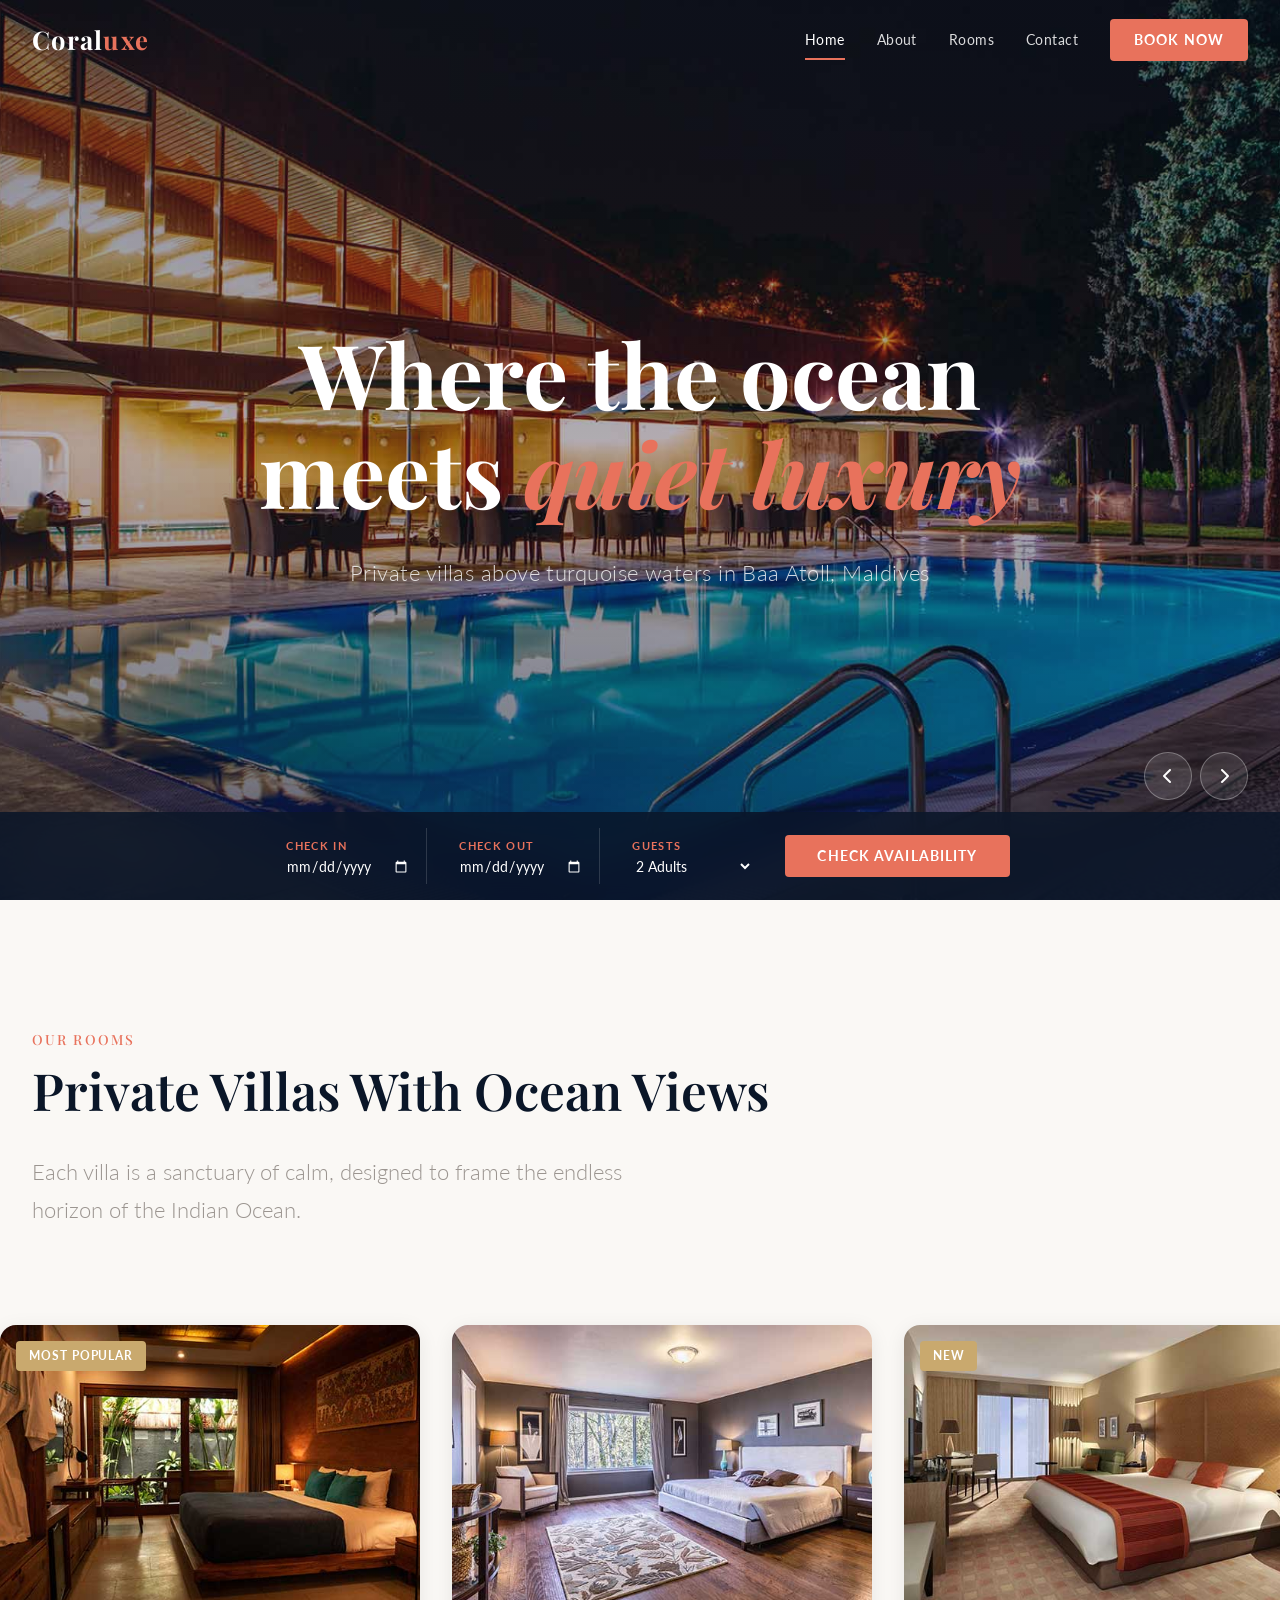
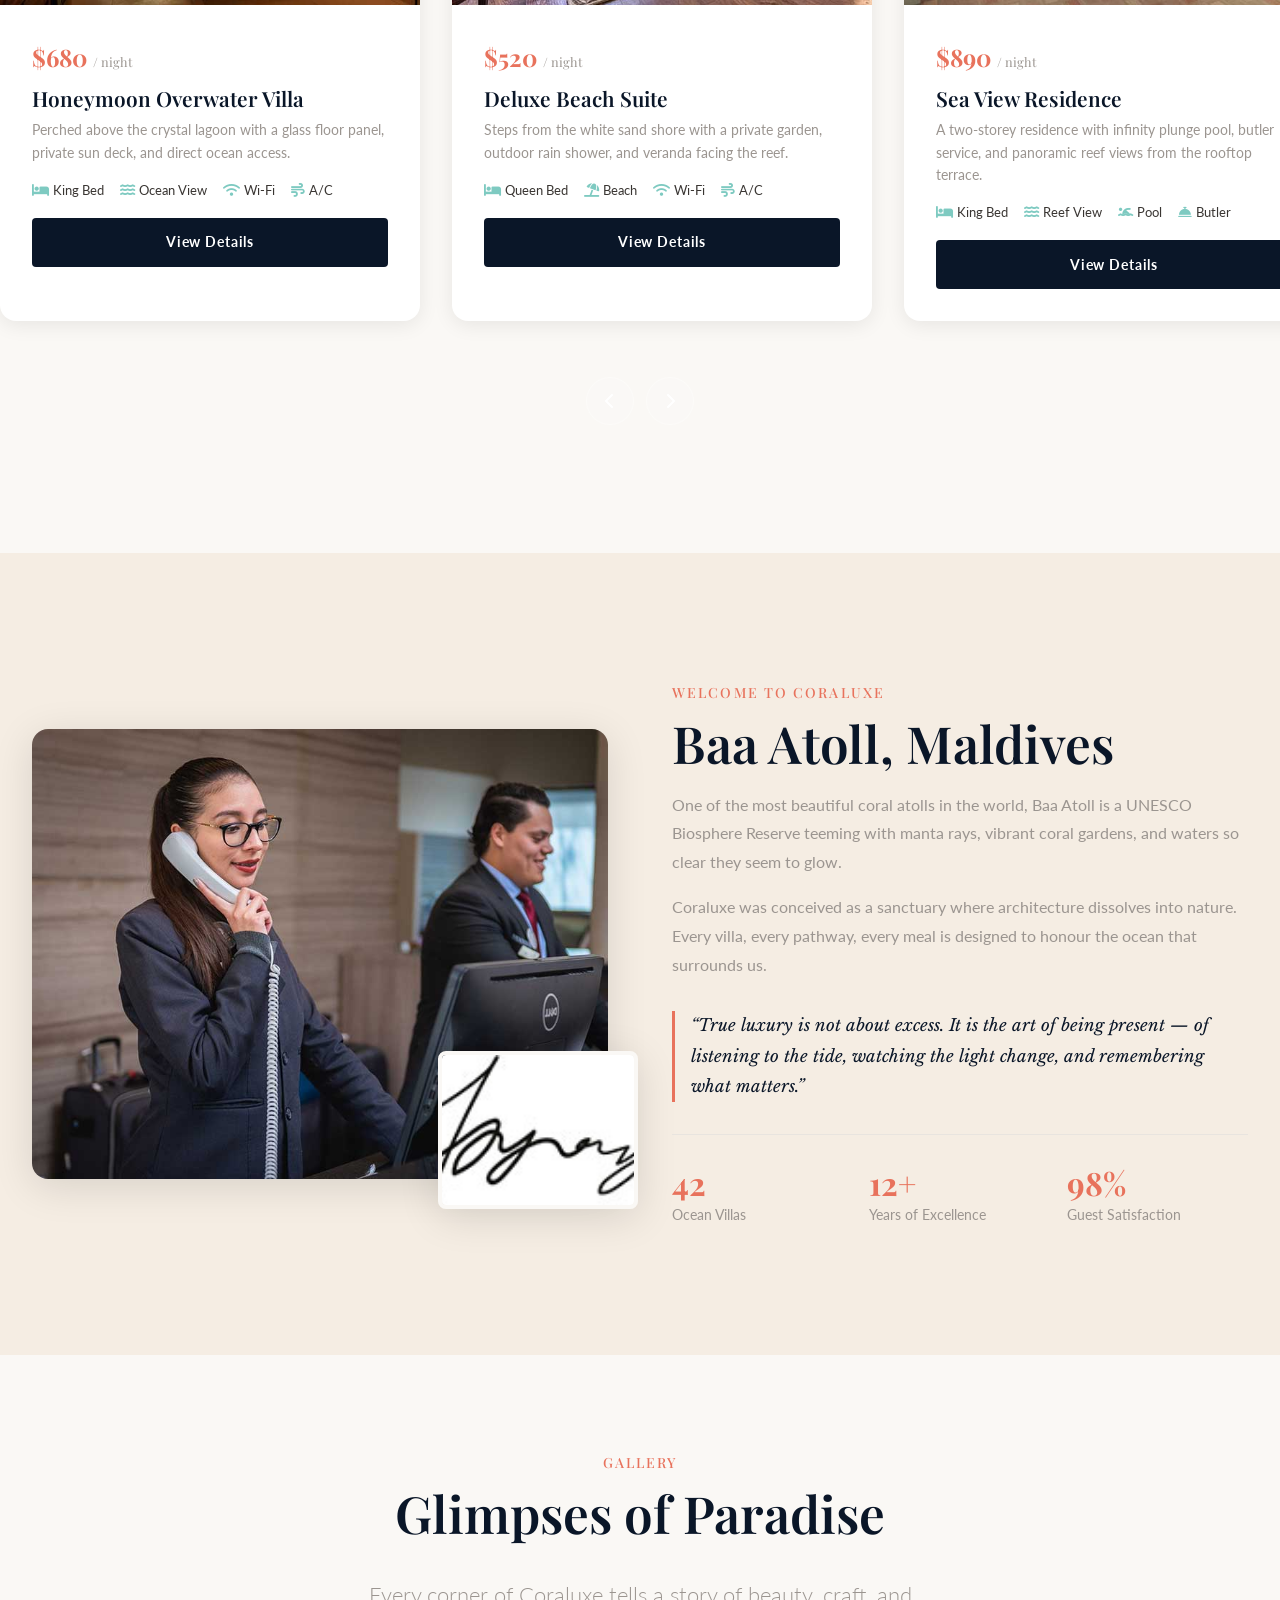
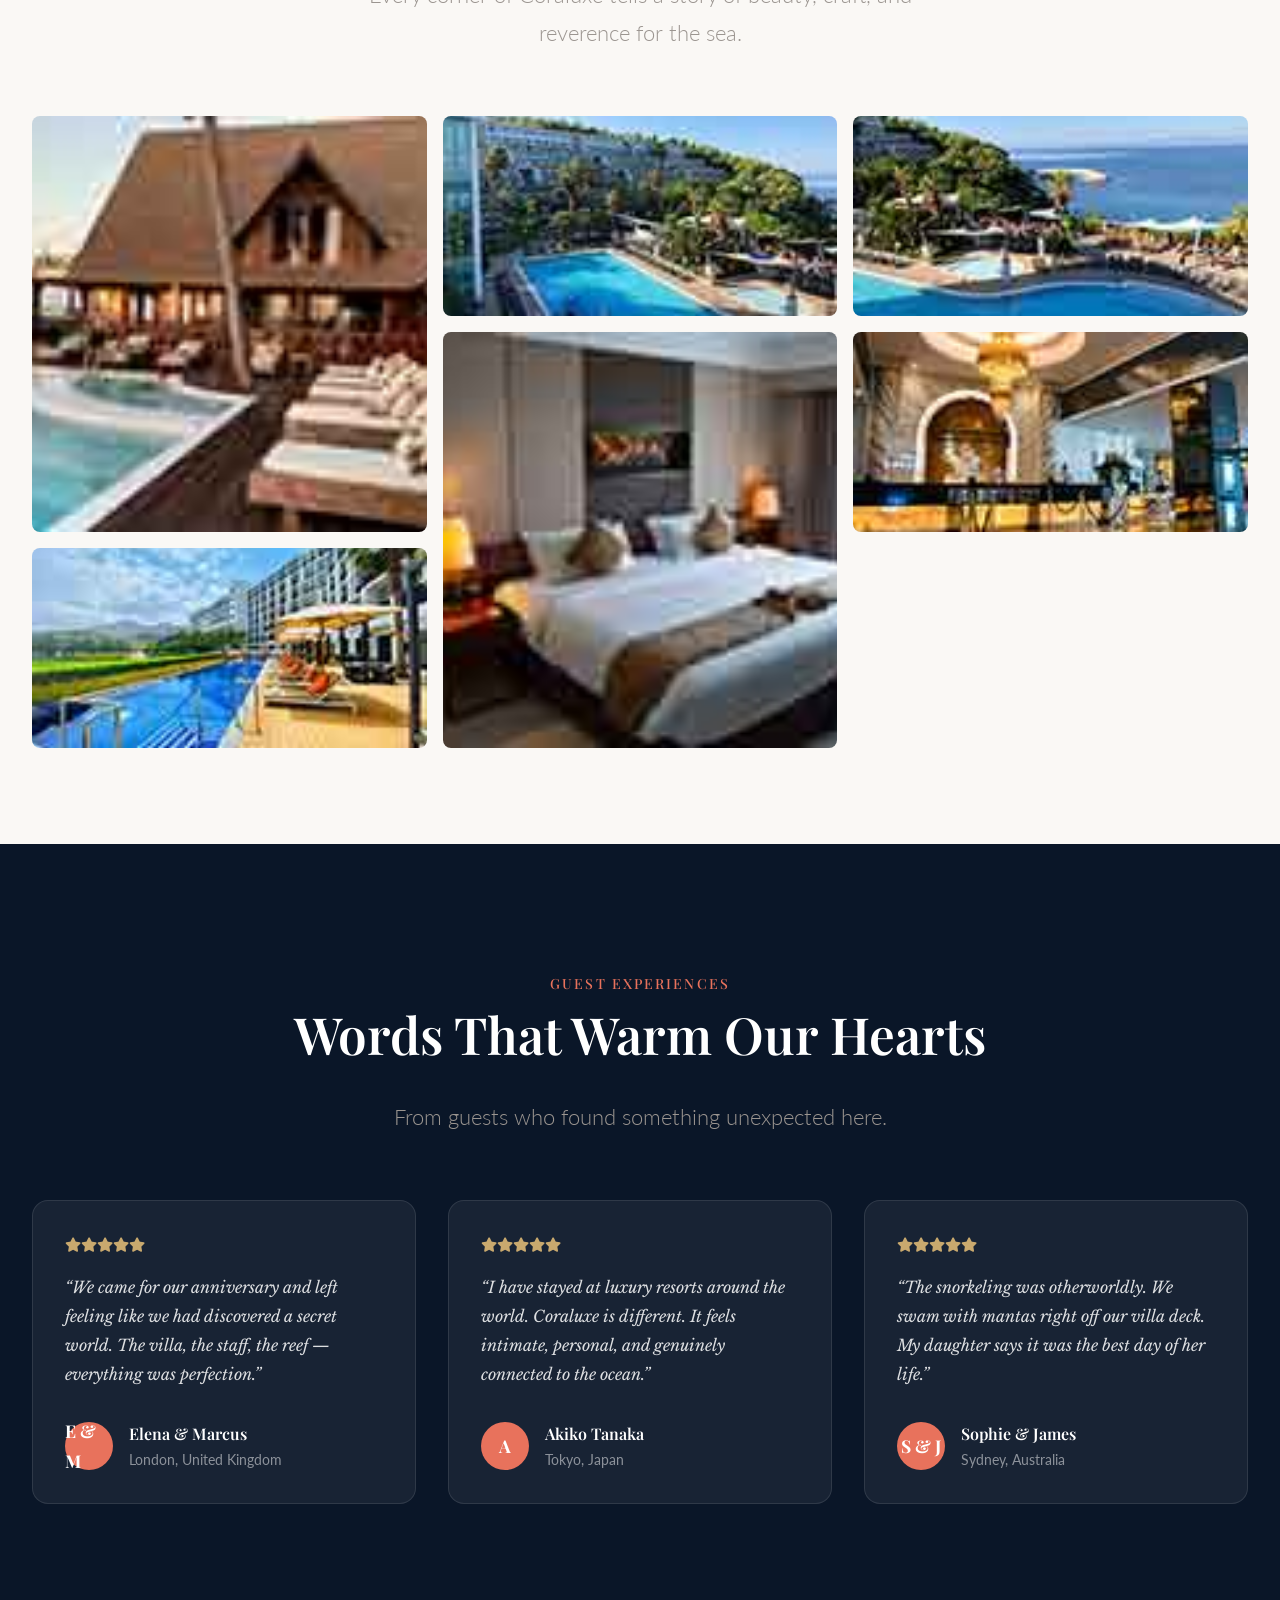
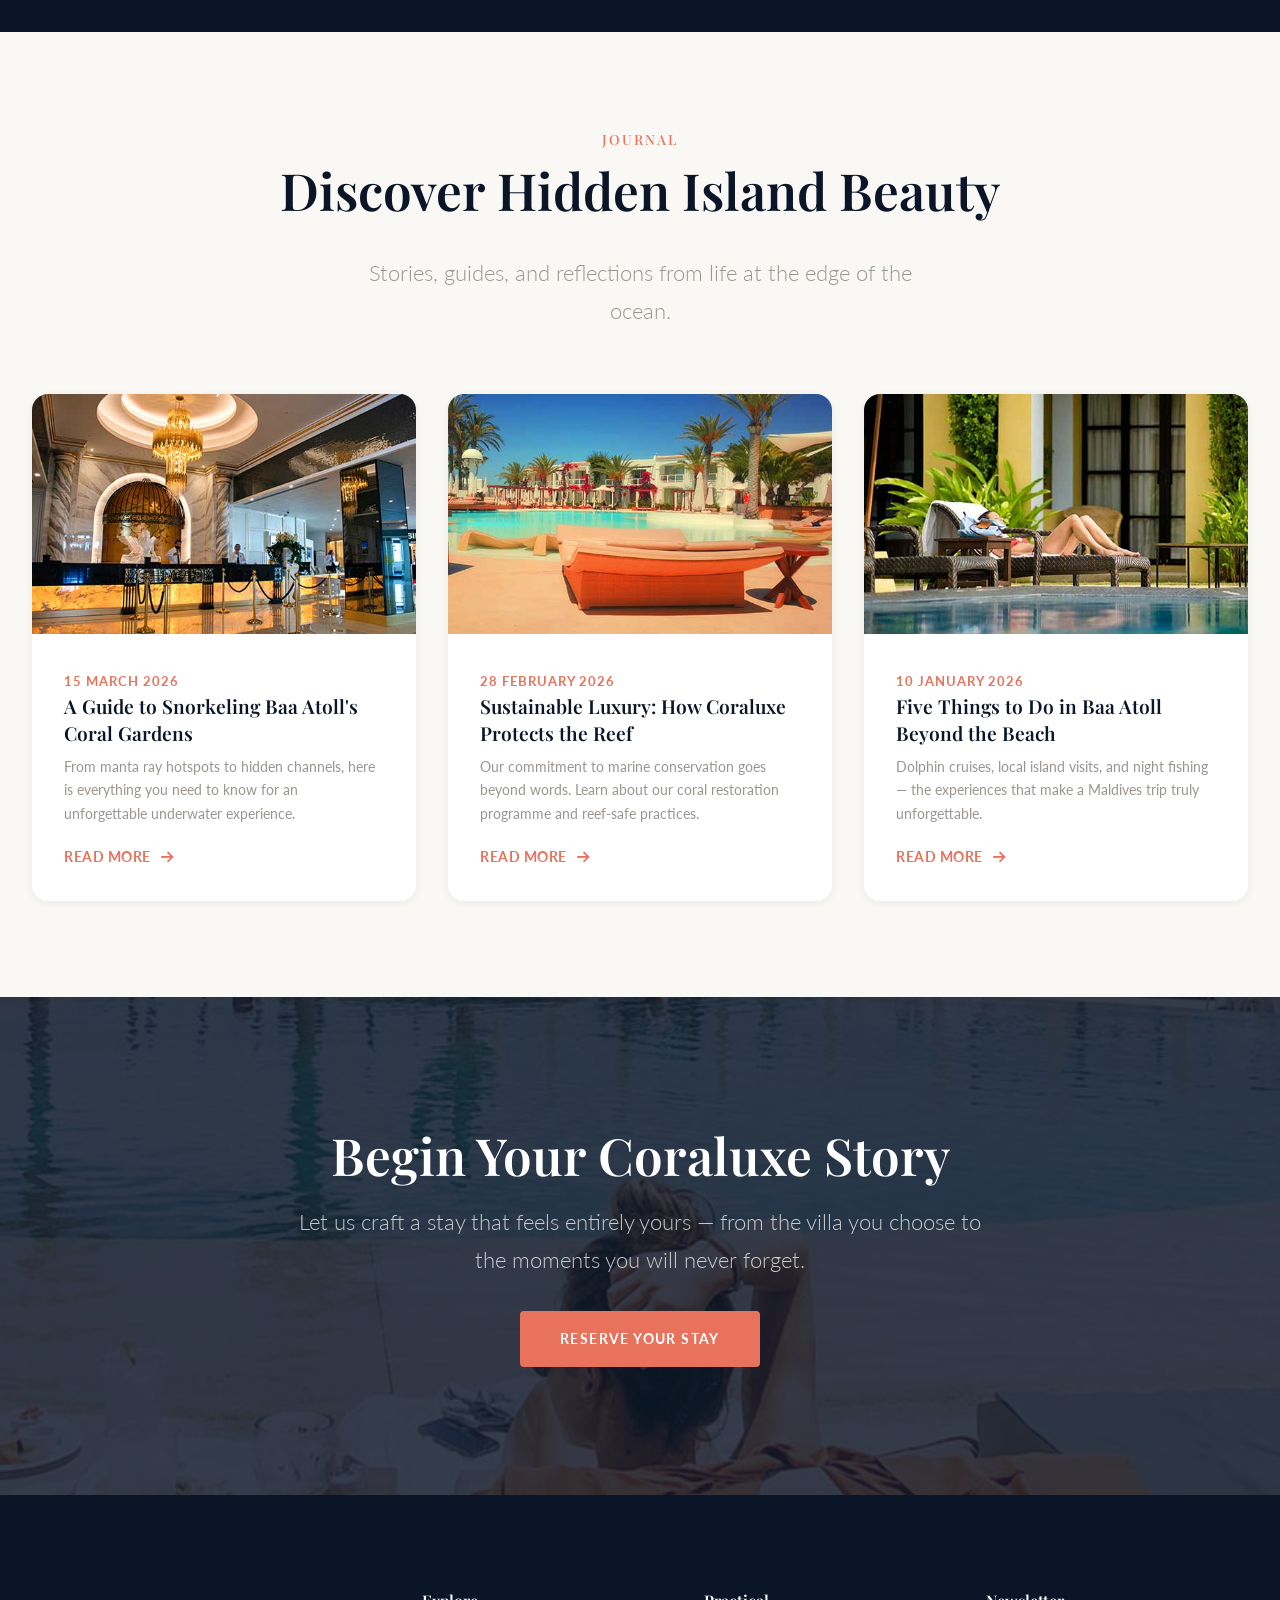
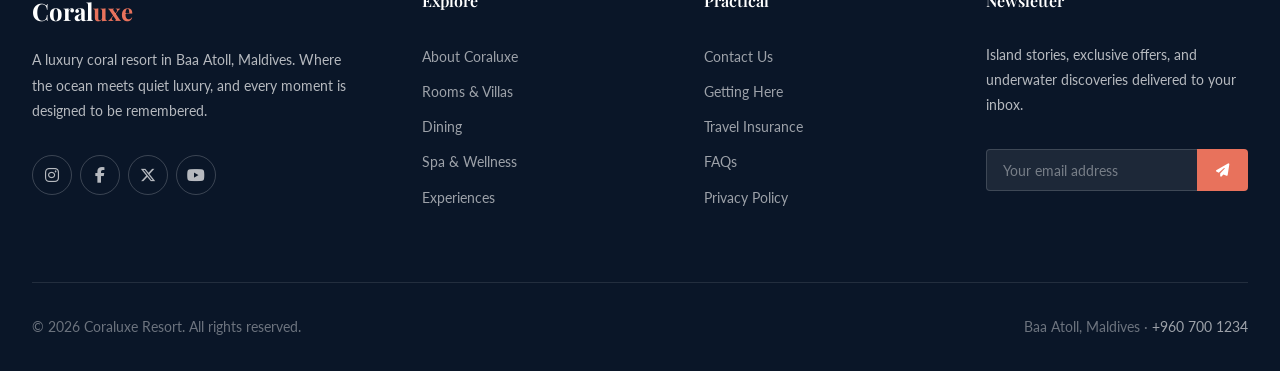
<file: index.html>
<!DOCTYPE html>
<html lang="en">
<head>
  <meta charset="UTF-8">
  <meta name="viewport" content="width=device-width, initial-scale=1.0">
  <title>Coraluxe — Where the Ocean Meets Quiet Luxury</title>
  <meta name="description" content="Coraluxe Resort — a luxury coral resort in Baa Atoll, Maldives. Private villas above turquoise waters, coral reefs, and quiet luxury.">
  <link rel="icon" href="data:image/svg+xml,<svg xmlns='http://www.w3.org/2000/svg' viewBox='0 0 100 100'><text y='.9em' font-size='90'>🪸</text></svg>">
  <link rel="stylesheet" href="https://cdnjs.cloudflare.com/ajax/libs/font-awesome/6.5.1/css/all.min.css">
  <link rel="stylesheet" href="assets/css/base.css">
</head>
<body>

  <!-- ===== NAVIGATION ===== -->
  <nav class="nav nav--transparent" role="navigation" aria-label="Main navigation">
    <div class="nav__inner">
      <a href="index.html" class="nav__logo">Coral<span>uxe</span></a>
      <button class="nav__toggle" aria-label="Toggle menu">
        <span></span><span></span><span></span>
      </button>
      <div class="nav__links">
        <a href="index.html" class="nav__link nav__link--active">Home</a>
        <a href="about.html" class="nav__link">About</a>
        <a href="rooms.html" class="nav__link">Rooms</a>
        <a href="contact.html" class="nav__link">Contact</a>
        <a href="contact.html" class="nav__cta">Book Now</a>
      </div>
    </div>
  </nav>

  <!-- ===== HERO ===== -->
  <section class="hero" aria-label="Hero">
    <div class="hero__slides">
      <div class="hero__slide active">
        <img src="assets/img/carousel-1.jpg" alt="Overwater villas at sunset">
      </div>
      <div class="hero__slide">
        <img src="assets/img/carousel-2.jpg" alt="Turquoise lagoon view">
      </div>
    </div>
    <div class="hero__overlay"></div>
    <div class="hero__content">
      <h1 class="hero__title">Where the ocean meets <em>quiet luxury</em></h1>
      <p class="hero__subtitle">Private villas above turquoise waters in Baa Atoll, Maldives</p>
    </div>
    <div class="hero__controls">
      <button class="hero__control hero__control--prev" aria-label="Previous slide"><i class="fa-solid fa-chevron-left"></i></button>
      <button class="hero__control hero__control--next" aria-label="Next slide"><i class="fa-solid fa-chevron-right"></i></button>
    </div>
    <div class="hero__booking">
      <div class="hero__booking-inner">
        <div class="booking-field">
          <span class="booking-field__label">Check In</span>
          <input type="date" aria-label="Check in date">
        </div>
        <div class="booking-field">
          <span class="booking-field__label">Check Out</span>
          <input type="date" aria-label="Check out date">
        </div>
        <div class="booking-field">
          <span class="booking-field__label">Guests</span>
          <select aria-label="Number of guests">
            <option>2 Adults</option>
            <option>1 Adult</option>
            <option>3 Adults</option>
            <option>2 Adults, 1 Child</option>
          </select>
        </div>
        <button class="booking-btn" type="button">Check Availability</button>
      </div>
    </div>
  </section>

  <!-- ===== ROOMS SHOWCASE ===== -->
  <section class="section section--lg" aria-label="Our Rooms">
    <div class="container">
      <div class="section-header fade-up">
        <span class="section-label">Our Rooms</span>
        <h2 class="section-title">Private Villas With Ocean Views</h2>
        <p class="section-subtitle">Each villa is a sanctuary of calm, designed to frame the endless horizon of the Indian Ocean.</p>
      </div>
    </div>
    <div class="rooms-scroll">
      <div class="rooms-scroll__track" style="cursor: grab;">
        <!-- Room 1 -->
        <article class="room-card fade-up fade-up-delay-1">
          <div class="room-card__img">
            <img src="assets/img/room-1.jpg" alt="Honeymoon Villa overwater">
            <span class="room-card__badge">Most Popular</span>
          </div>
          <div class="room-card__body">
            <span class="room-card__price">$680 <small>/ night</small></span>
            <h3 class="room-card__name">Honeymoon Overwater Villa</h3>
            <p class="room-card__desc">Perched above the crystal lagoon with a glass floor panel, private sun deck, and direct ocean access.</p>
            <div class="room-card__amenities">
              <span class="room-card__amenity"><i class="fa-solid fa-bed"></i> King Bed</span>
              <span class="room-card__amenity"><i class="fa-solid fa-water"></i> Ocean View</span>
              <span class="room-card__amenity"><i class="fa-solid fa-wifi"></i> Wi-Fi</span>
              <span class="room-card__amenity"><i class="fa-solid fa-wind"></i> A/C</span>
            </div>
            <a href="rooms.html" class="room-card__cta">View Details</a>
          </div>
        </article>
        <!-- Room 2 -->
        <article class="room-card fade-up fade-up-delay-2">
          <div class="room-card__img">
            <img src="assets/img/room-2.jpg" alt="Deluxe Beach Suite">
          </div>
          <div class="room-card__body">
            <span class="room-card__price">$520 <small>/ night</small></span>
            <h3 class="room-card__name">Deluxe Beach Suite</h3>
            <p class="room-card__desc">Steps from the white sand shore with a private garden, outdoor rain shower, and veranda facing the reef.</p>
            <div class="room-card__amenities">
              <span class="room-card__amenity"><i class="fa-solid fa-bed"></i> Queen Bed</span>
              <span class="room-card__amenity"><i class="fa-solid fa-umbrella-beach"></i> Beach</span>
              <span class="room-card__amenity"><i class="fa-solid fa-wifi"></i> Wi-Fi</span>
              <span class="room-card__amenity"><i class="fa-solid fa-wind"></i> A/C</span>
            </div>
            <a href="rooms.html" class="room-card__cta">View Details</a>
          </div>
        </article>
        <!-- Room 3 -->
        <article class="room-card fade-up fade-up-delay-3">
          <div class="room-card__img">
            <img src="assets/img/room-3.jpg" alt="Sea View Residence">
            <span class="room-card__badge">New</span>
          </div>
          <div class="room-card__body">
            <span class="room-card__price">$890 <small>/ night</small></span>
            <h3 class="room-card__name">Sea View Residence</h3>
            <p class="room-card__desc">A two-storey residence with infinity plunge pool, butler service, and panoramic reef views from the rooftop terrace.</p>
            <div class="room-card__amenities">
              <span class="room-card__amenity"><i class="fa-solid fa-bed"></i> King Bed</span>
              <span class="room-card__amenity"><i class="fa-solid fa-water"></i> Reef View</span>
              <span class="room-card__amenity"><i class="fa-solid fa-person-swimming"></i> Pool</span>
              <span class="room-card__amenity"><i class="fa-solid fa-concierge-bell"></i> Butler</span>
            </div>
            <a href="rooms.html" class="room-card__cta">View Details</a>
          </div>
        </article>
      </div>
      <div class="container" style="display:flex;justify-content:center;gap:0.75rem;margin-top:1.5rem;">
        <button class="hero__control rooms-scroll__prev" aria-label="Scroll rooms left"><i class="fa-solid fa-chevron-left"></i></button>
        <button class="hero__control rooms-scroll__next" aria-label="Scroll rooms right"><i class="fa-solid fa-chevron-right"></i></button>
      </div>
    </div>
  </section>

  <!-- ===== ABOUT SPLIT ===== -->
  <section class="section bg-sand" aria-label="About Coraluxe">
    <div class="container">
      <div class="about-split">
        <div class="about-split__images fade-up">
          <div class="about-split__main">
            <img src="assets/img/about.jpg" alt="Resort overwater villas aerial view">
          </div>
          <div class="about-split__accent">
            <img src="assets/img/signature.jpg" alt="Resort manager signature">
          </div>
        </div>
        <div class="about-split__content fade-up fade-up-delay-2">
          <span class="section-label">Welcome to Coraluxe</span>
          <h2>Baa Atoll, Maldives</h2>
          <p>One of the most beautiful coral atolls in the world, Baa Atoll is a UNESCO Biosphere Reserve teeming with manta rays, vibrant coral gardens, and waters so clear they seem to glow.</p>
          <p>Coraluxe was conceived as a sanctuary where architecture dissolves into nature. Every villa, every pathway, every meal is designed to honour the ocean that surrounds us.</p>
          <blockquote>
            &ldquo;True luxury is not about excess. It is the art of being present &mdash; of listening to the tide, watching the light change, and remembering what matters.&rdquo;
          </blockquote>
          <div class="about-stats">
            <div>
              <div class="about-stat__number">42</div>
              <div class="about-stat__label">Ocean Villas</div>
            </div>
            <div>
              <div class="about-stat__number">12+</div>
              <div class="about-stat__label">Years of Excellence</div>
            </div>
            <div>
              <div class="about-stat__number">98%</div>
              <div class="about-stat__label">Guest Satisfaction</div>
            </div>
          </div>
        </div>
      </div>
    </div>
  </section>

  <!-- ===== GALLERY ===== -->
  <section class="section" aria-label="Gallery">
    <div class="container">
      <div class="section-header section-header--center fade-up">
        <span class="section-label">Gallery</span>
        <h2 class="section-title">Glimpses of Paradise</h2>
        <p class="section-subtitle">Every corner of Coraluxe tells a story of beauty, craft, and reverence for the sea.</p>
      </div>
      <div class="gallery-grid fade-up">
        <div class="gallery-grid__item">
          <img src="assets/img/gallery-sm-1.jpg" alt="Overwater villa at golden hour">
          <span>Golden Hour</span>
        </div>
        <div class="gallery-grid__item">
          <img src="assets/img/gallery-sm-2.jpg" alt="Coral reef snorkeling">
          <span>Coral Reef</span>
        </div>
        <div class="gallery-grid__item">
          <img src="assets/img/gallery-sm-3.jpg" alt="Infinity pool sunset">
          <span>Infinity Pool</span>
        </div>
        <div class="gallery-grid__item">
          <img src="assets/img/gallery-sm-4.jpg" alt="Beach dining setup">
          <span>Beach Dining</span>
        </div>
        <div class="gallery-grid__item">
          <img src="assets/img/gallery-sm-5.jpg" alt="Spa treatment room">
          <span>Serenity Spa</span>
        </div>
        <div class="gallery-grid__item">
          <img src="assets/img/gallery-sm-6.jpg" alt="Night sky from the jetty">
          <span>Starry Nights</span>
        </div>
      </div>
    </div>
  </section>

  <!-- ===== TESTIMONIALS ===== -->
  <section class="section section--ocean section--lg" aria-label="Guest Testimonials">
    <div class="container">
      <div class="section-header section-header--center fade-up">
        <span class="section-label">Guest Experiences</span>
        <h2 class="section-title">Words That Warm Our Hearts</h2>
        <p class="section-subtitle">From guests who found something unexpected here.</p>
      </div>
      <div class="testimonials-grid fade-up">
        <div class="testimonial-card">
          <div class="testimonial-card__stars">
            <i class="fa-solid fa-star"></i><i class="fa-solid fa-star"></i><i class="fa-solid fa-star"></i><i class="fa-solid fa-star"></i><i class="fa-solid fa-star"></i>
          </div>
          <p class="testimonial-card__text">&ldquo;We came for our anniversary and left feeling like we had discovered a secret world. The villa, the staff, the reef &mdash; everything was perfection.&rdquo;</p>
          <div class="testimonial-card__author">
            <div class="testimonial-card__avatar">E & M</div>
            <div>
              <div class="testimonial-card__name">Elena & Marcus</div>
              <div class="testimonial-card__location">London, United Kingdom</div>
            </div>
          </div>
        </div>
        <div class="testimonial-card">
          <div class="testimonial-card__stars">
            <i class="fa-solid fa-star"></i><i class="fa-solid fa-star"></i><i class="fa-solid fa-star"></i><i class="fa-solid fa-star"></i><i class="fa-solid fa-star"></i>
          </div>
          <p class="testimonial-card__text">&ldquo;I have stayed at luxury resorts around the world. Coraluxe is different. It feels intimate, personal, and genuinely connected to the ocean.&rdquo;</p>
          <div class="testimonial-card__author">
            <div class="testimonial-card__avatar">A</div>
            <div>
              <div class="testimonial-card__name">Akiko Tanaka</div>
              <div class="testimonial-card__location">Tokyo, Japan</div>
            </div>
          </div>
        </div>
        <div class="testimonial-card">
          <div class="testimonial-card__stars">
            <i class="fa-solid fa-star"></i><i class="fa-solid fa-star"></i><i class="fa-solid fa-star"></i><i class="fa-solid fa-star"></i><i class="fa-solid fa-star"></i>
          </div>
          <p class="testimonial-card__text">&ldquo;The snorkeling was otherworldly. We swam with mantas right off our villa deck. My daughter says it was the best day of her life.&rdquo;</p>
          <div class="testimonial-card__author">
            <div class="testimonial-card__avatar">S & J</div>
            <div>
              <div class="testimonial-card__name">Sophie & James</div>
              <div class="testimonial-card__location">Sydney, Australia</div>
            </div>
          </div>
        </div>
      </div>
    </div>
  </section>

  <!-- ===== BLOG ===== -->
  <section class="section" aria-label="Blog">
    <div class="container">
      <div class="section-header section-header--center fade-up">
        <span class="section-label">Journal</span>
        <h2 class="section-title">Discover Hidden Island Beauty</h2>
        <p class="section-subtitle">Stories, guides, and reflections from life at the edge of the ocean.</p>
      </div>
      <div class="blog-grid fade-up">
        <article class="blog-card">
          <div class="blog-card__img">
            <img src="assets/img/blog-1.jpg" alt="Maldives snorkeling guide">
          </div>
          <div class="blog-card__body">
            <span class="blog-card__date">15 March 2026</span>
            <h3 class="blog-card__title"><a href="#">A Guide to Snorkeling Baa Atoll's Coral Gardens</a></h3>
            <p class="blog-card__excerpt">From manta ray hotspots to hidden channels, here is everything you need to know for an unforgettable underwater experience.</p>
            <a href="#" class="blog-card__link">Read More <i class="fa-solid fa-arrow-right"></i></a>
          </div>
        </article>
        <article class="blog-card">
          <div class="blog-card__img">
            <img src="assets/img/blog-2.jpg" alt="Sustainable luxury travel">
          </div>
          <div class="blog-card__body">
            <span class="blog-card__date">28 February 2026</span>
            <h3 class="blog-card__title"><a href="#">Sustainable Luxury: How Coraluxe Protects the Reef</a></h3>
            <p class="blog-card__excerpt">Our commitment to marine conservation goes beyond words. Learn about our coral restoration programme and reef-safe practices.</p>
            <a href="#" class="blog-card__link">Read More <i class="fa-solid fa-arrow-right"></i></a>
          </div>
        </article>
        <article class="blog-card">
          <div class="blog-card__img">
            <img src="assets/img/blog-3.jpg" alt="Maldivian cuisine">
          </div>
          <div class="blog-card__body">
            <span class="blog-card__date">10 January 2026</span>
            <h3 class="blog-card__title"><a href="#">Five Things to Do in Baa Atoll Beyond the Beach</a></h3>
            <p class="blog-card__excerpt">Dolphin cruises, local island visits, and night fishing &mdash; the experiences that make a Maldives trip truly unforgettable.</p>
            <a href="#" class="blog-card__link">Read More <i class="fa-solid fa-arrow-right"></i></a>
          </div>
        </article>
      </div>
    </div>
  </section>

  <!-- ===== CTA BANNER ===== -->
  <section class="cta-banner" aria-label="Call to action">
    <div class="cta-banner__bg">
      <img src="assets/img/feature.jpg" alt="Resort aerial view">
    </div>
    <div class="cta-banner__overlay"></div>
    <div class="cta-banner__content fade-up">
      <h2 class="cta-banner__title">Begin Your Coraluxe Story</h2>
      <p class="cta-banner__text">Let us craft a stay that feels entirely yours &mdash; from the villa you choose to the moments you will never forget.</p>
      <a href="contact.html" class="cta-banner__btn">Reserve Your Stay</a>
    </div>
  </section>

  <!-- ===== FOOTER ===== -->
  <footer class="footer" role="contentinfo">
    <div class="container">
      <div class="footer__grid">
        <div>
          <div class="footer__brand">Coral<span>uxe</span></div>
          <p class="footer__desc">A luxury coral resort in Baa Atoll, Maldives. Where the ocean meets quiet luxury, and every moment is designed to be remembered.</p>
          <div class="footer__social">
            <a href="#" aria-label="Instagram"><i class="fa-brands fa-instagram"></i></a>
            <a href="#" aria-label="Facebook"><i class="fa-brands fa-facebook-f"></i></a>
            <a href="#" aria-label="Twitter"><i class="fa-brands fa-x-twitter"></i></a>
            <a href="#" aria-label="YouTube"><i class="fa-brands fa-youtube"></i></a>
          </div>
        </div>
        <div>
          <h4 class="footer__heading">Explore</h4>
          <ul class="footer__links">
            <li><a href="about.html">About Coraluxe</a></li>
            <li><a href="rooms.html">Rooms & Villas</a></li>
            <li><a href="#">Dining</a></li>
            <li><a href="#">Spa & Wellness</a></li>
            <li><a href="#">Experiences</a></li>
          </ul>
        </div>
        <div>
          <h4 class="footer__heading">Practical</h4>
          <ul class="footer__links">
            <li><a href="contact.html">Contact Us</a></li>
            <li><a href="#">Getting Here</a></li>
            <li><a href="#">Travel Insurance</a></li>
            <li><a href="#">FAQs</a></li>
            <li><a href="#">Privacy Policy</a></li>
          </ul>
        </div>
        <div>
          <h4 class="footer__heading">Newsletter</h4>
          <p class="footer__desc">Island stories, exclusive offers, and underwater discoveries delivered to your inbox.</p>
          <div class="footer__newsletter-input">
            <input type="email" placeholder="Your email address" aria-label="Email for newsletter">
            <button type="button" aria-label="Subscribe to newsletter"><i class="fa-solid fa-paper-plane"></i></button>
          </div>
        </div>
      </div>
      <div class="footer__bottom">
        <span>&copy; 2026 Coraluxe Resort. All rights reserved.</span>
        <span>Baa Atoll, Maldives &middot; <a href="contact.html">+960 700 1234</a></span>
      </div>
    </div>
  </footer>

  <!-- Back to Top -->
  <button class="back-to-top" aria-label="Back to top"><i class="fa-solid fa-arrow-up"></i></button>

  <script src="assets/js/main.js"></script>
</body>
</html>
</file>
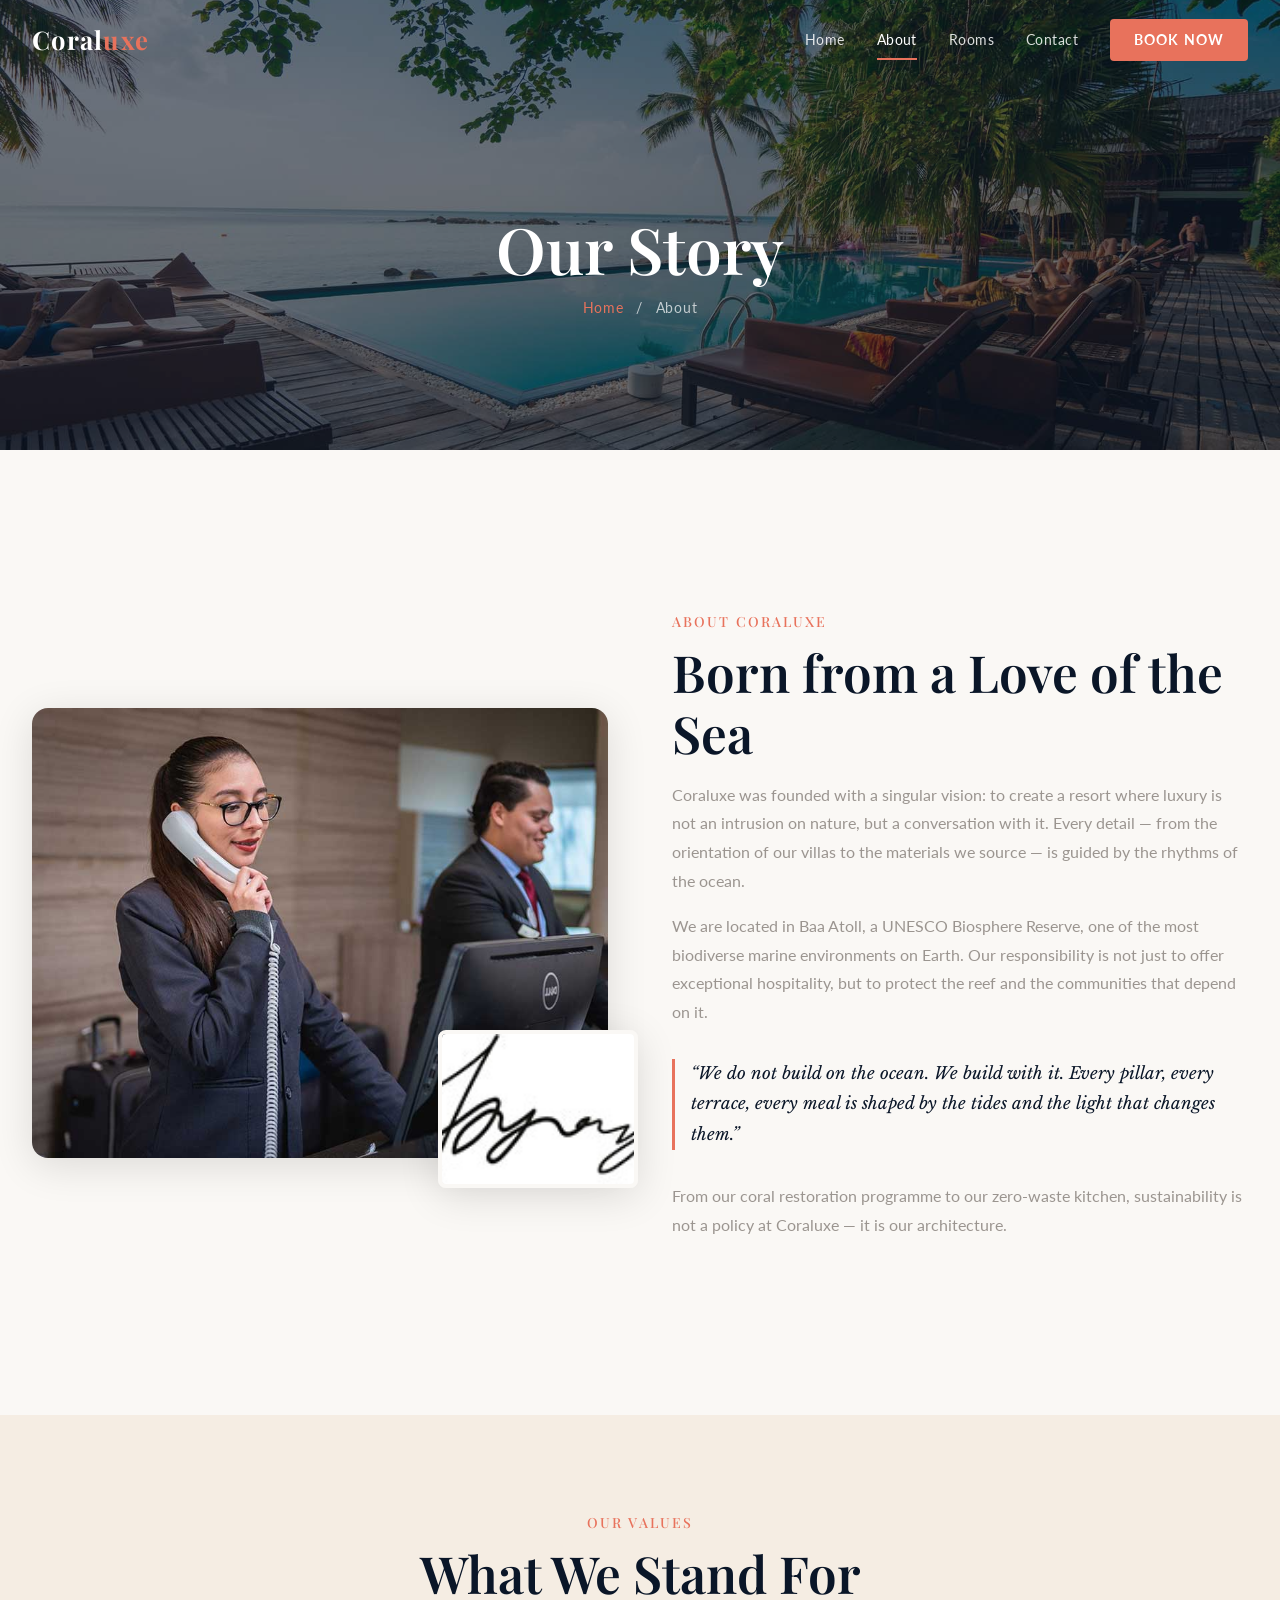
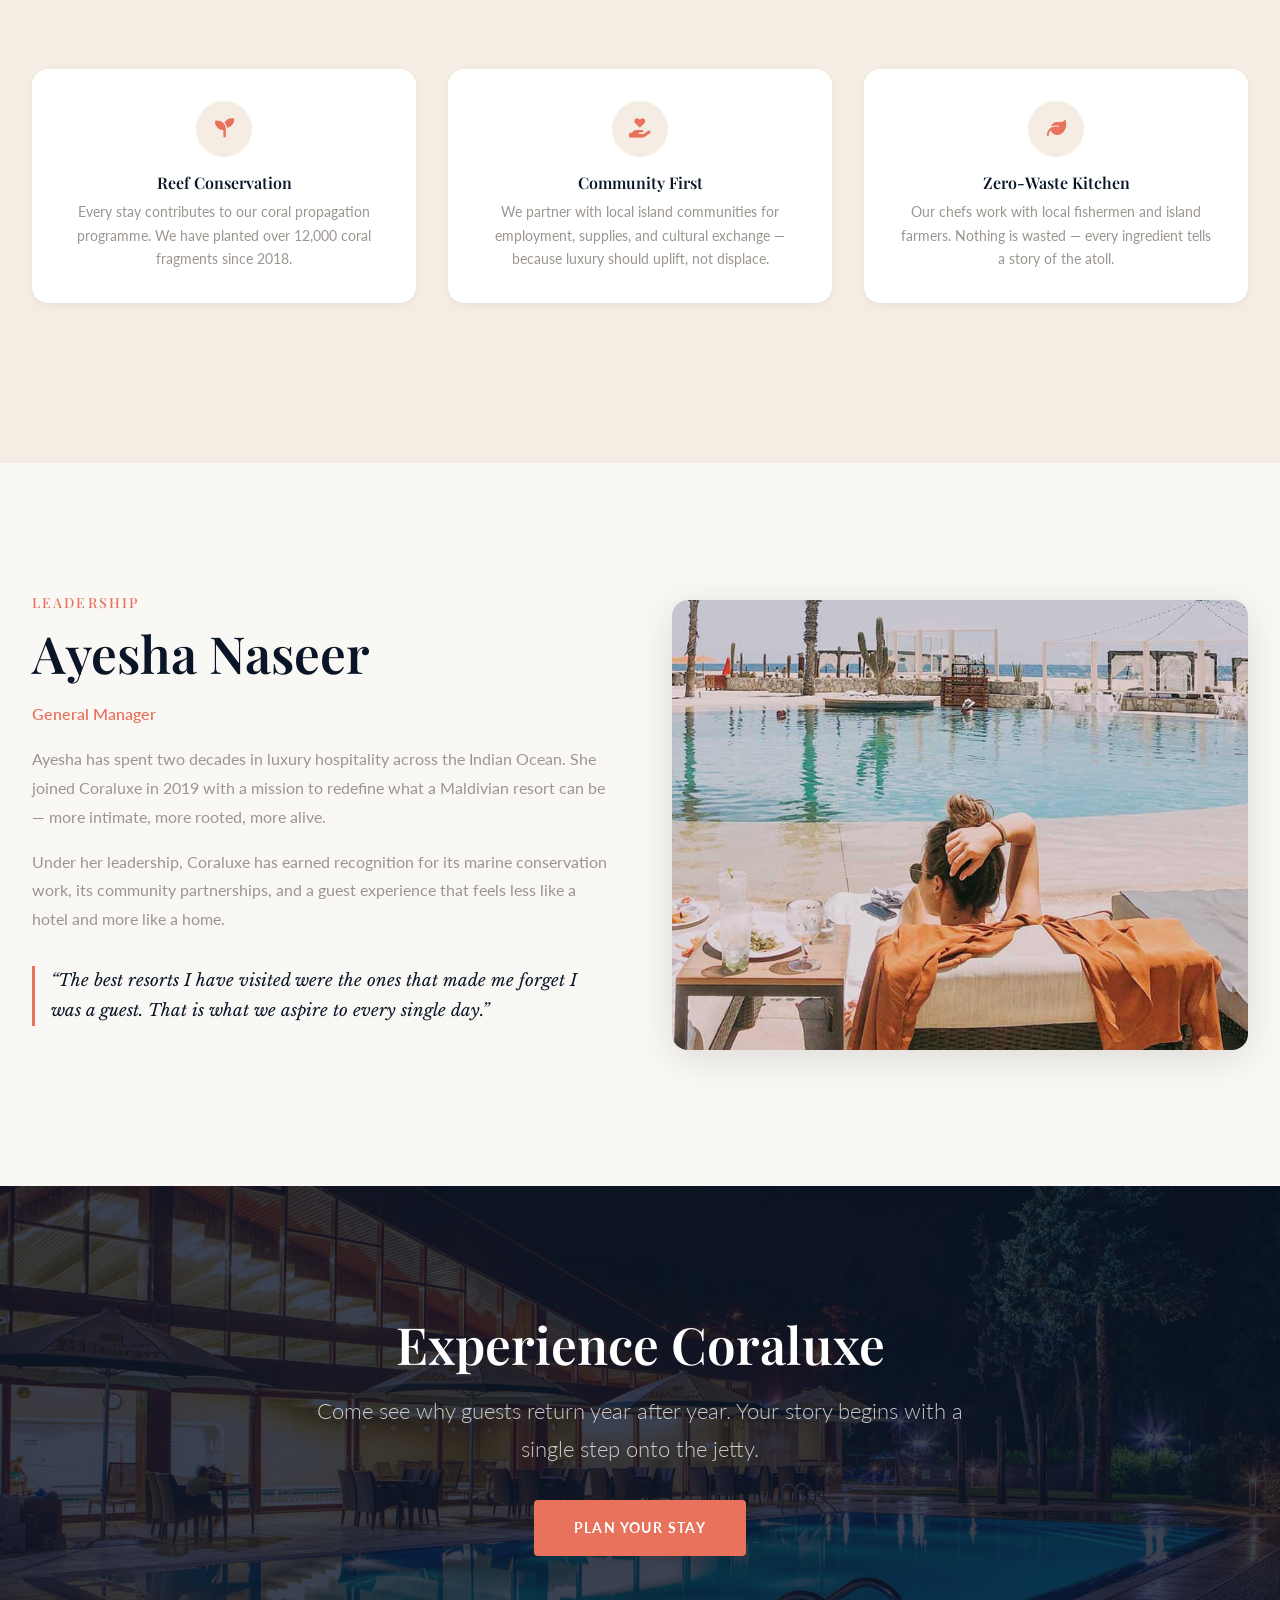
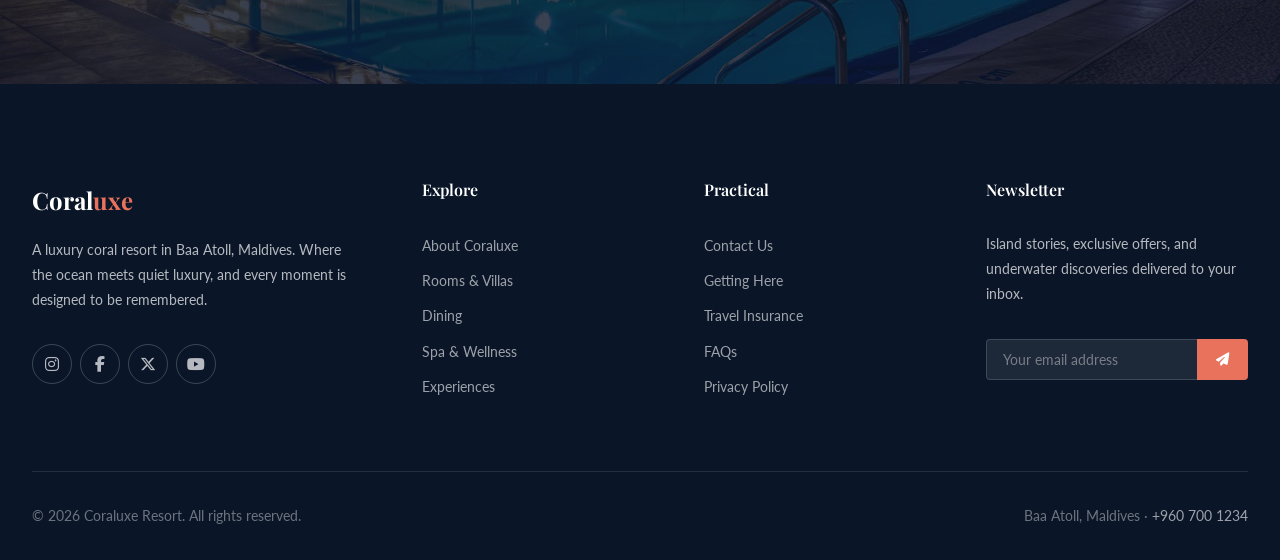
<file: about.html>
<!DOCTYPE html>
<html lang="en">
<head>
  <meta charset="UTF-8">
  <meta name="viewport" content="width=device-width, initial-scale=1.0">
  <title>About — Coraluxe Resort, Baa Atoll, Maldives</title>
  <meta name="description" content="Discover the story behind Coraluxe Resort — a luxury coral resort in Baa Atoll, Maldives, born from a reverence for the ocean.">
  <link rel="icon" href="data:image/svg+xml,<svg xmlns='http://www.w3.org/2000/svg' viewBox='0 0 100 100'><text y='.9em' font-size='90'>🪸</text></svg>">
  <link rel="stylesheet" href="https://cdnjs.cloudflare.com/ajax/libs/font-awesome/6.5.1/css/all.min.css">
  <link rel="stylesheet" href="assets/css/base.css">
</head>
<body>

  <!-- ===== NAVIGATION ===== -->
  <nav class="nav nav--scrolled" role="navigation" aria-label="Main navigation">
    <div class="nav__inner">
      <a href="index.html" class="nav__logo">Coral<span>uxe</span></a>
      <button class="nav__toggle" aria-label="Toggle menu">
        <span></span><span></span><span></span>
      </button>
      <div class="nav__links">
        <a href="index.html" class="nav__link">Home</a>
        <a href="about.html" class="nav__link nav__link--active">About</a>
        <a href="rooms.html" class="nav__link">Rooms</a>
        <a href="contact.html" class="nav__link">Contact</a>
        <a href="contact.html" class="nav__cta">Book Now</a>
      </div>
    </div>
  </nav>

  <!-- ===== PAGE HERO ===== -->
  <section class="page-hero">
    <div class="page-hero__bg">
      <img src="assets/img/carousel-2.jpg" alt="Aerial view of the resort lagoon">
    </div>
    <div class="page-hero__overlay"></div>
    <div class="page-hero__content">
      <h1 class="page-hero__title">Our Story</h1>
      <p class="page-hero__breadcrumb"><a href="index.html">Home</a> <span>/</span> About</p>
    </div>
  </section>

  <!-- ===== ABOUT SPLIT ===== -->
  <section class="section section--lg">
    <div class="container">
      <div class="about-split">
        <div class="about-split__images fade-up">
          <div class="about-split__main">
            <img src="assets/img/about.jpg" alt="Resort overwater villas surrounded by coral reef">
          </div>
          <div class="about-split__accent">
            <img src="assets/img/signature.jpg" alt="Resort founder signature">
          </div>
        </div>
        <div class="about-split__content fade-up fade-up-delay-2">
          <span class="section-label">About Coraluxe</span>
          <h2>Born from a Love of the Sea</h2>
          <p>Coraluxe was founded with a singular vision: to create a resort where luxury is not an intrusion on nature, but a conversation with it. Every detail — from the orientation of our villas to the materials we source — is guided by the rhythms of the ocean.</p>
          <p>We are located in Baa Atoll, a UNESCO Biosphere Reserve, one of the most biodiverse marine environments on Earth. Our responsibility is not just to offer exceptional hospitality, but to protect the reef and the communities that depend on it.</p>
          <blockquote>
            &ldquo;We do not build on the ocean. We build with it. Every pillar, every terrace, every meal is shaped by the tides and the light that changes them.&rdquo;
          </blockquote>
          <p>From our coral restoration programme to our zero-waste kitchen, sustainability is not a policy at Coraluxe — it is our architecture.</p>
        </div>
      </div>
    </div>
  </section>

  <!-- ===== VALUES ===== -->
  <section class="section bg-sand">
    <div class="container">
      <div class="section-header section-header--center fade-up">
        <span class="section-label">Our Values</span>
        <h2 class="section-title">What We Stand For</h2>
      </div>
      <div class="contact-info-grid fade-up">
        <div class="contact-info-card">
          <div class="contact-info-card__icon"><i class="fa-solid fa-seedling"></i></div>
          <h4>Reef Conservation</h4>
          <p>Every stay contributes to our coral propagation programme. We have planted over 12,000 coral fragments since 2018.</p>
        </div>
        <div class="contact-info-card">
          <div class="contact-info-card__icon"><i class="fa-solid fa-hand-holding-heart"></i></div>
          <h4>Community First</h4>
          <p>We partner with local island communities for employment, supplies, and cultural exchange — because luxury should uplift, not displace.</p>
        </div>
        <div class="contact-info-card">
          <div class="contact-info-card__icon"><i class="fa-solid fa-leaf"></i></div>
          <h4>Zero-Waste Kitchen</h4>
          <p>Our chefs work with local fishermen and island farmers. Nothing is wasted — every ingredient tells a story of the atoll.</p>
        </div>
      </div>
    </div>
  </section>

  <!-- ===== TEAM / MANAGER ===== -->
  <section class="section">
    <div class="container">
      <div class="about-split" style="grid-template-columns: 1fr 1fr;">
        <div class="about-split__content fade-up">
          <span class="section-label">Leadership</span>
          <h2>Ayesha Naseer</h2>
          <p style="color:var(--coral);font-weight:600;margin-bottom:var(--space-sm);">General Manager</p>
          <p>Ayesha has spent two decades in luxury hospitality across the Indian Ocean. She joined Coraluxe in 2019 with a mission to redefine what a Maldivian resort can be — more intimate, more rooted, more alive.</p>
          <p>Under her leadership, Coraluxe has earned recognition for its marine conservation work, its community partnerships, and a guest experience that feels less like a hotel and more like a home.</p>
          <blockquote>
            &ldquo;The best resorts I have visited were the ones that made me forget I was a guest. That is what we aspire to every single day.&rdquo;
          </blockquote>
        </div>
        <div class="about-split__images fade-up fade-up-delay-2">
          <div class="about-split__main">
            <img src="assets/img/feature.jpg" alt="Resort lounge with ocean view">
          </div>
        </div>
      </div>
    </div>
  </section>

  <!-- ===== CTA ===== -->
  <section class="cta-banner">
    <div class="cta-banner__bg">
      <img src="assets/img/carousel-1.jpg" alt="Sunset over overwater villas">
    </div>
    <div class="cta-banner__overlay"></div>
    <div class="cta-banner__content fade-up">
      <h2 class="cta-banner__title">Experience Coraluxe</h2>
      <p class="cta-banner__text">Come see why guests return year after year. Your story begins with a single step onto the jetty.</p>
      <a href="contact.html" class="cta-banner__btn">Plan Your Stay</a>
    </div>
  </section>

  <!-- ===== FOOTER ===== -->
  <footer class="footer" role="contentinfo">
    <div class="container">
      <div class="footer__grid">
        <div>
          <div class="footer__brand">Coral<span>uxe</span></div>
          <p class="footer__desc">A luxury coral resort in Baa Atoll, Maldives. Where the ocean meets quiet luxury, and every moment is designed to be remembered.</p>
          <div class="footer__social">
            <a href="#" aria-label="Instagram"><i class="fa-brands fa-instagram"></i></a>
            <a href="#" aria-label="Facebook"><i class="fa-brands fa-facebook-f"></i></a>
            <a href="#" aria-label="Twitter"><i class="fa-brands fa-x-twitter"></i></a>
            <a href="#" aria-label="YouTube"><i class="fa-brands fa-youtube"></i></a>
          </div>
        </div>
        <div>
          <h4 class="footer__heading">Explore</h4>
          <ul class="footer__links">
            <li><a href="about.html">About Coraluxe</a></li>
            <li><a href="rooms.html">Rooms & Villas</a></li>
            <li><a href="#">Dining</a></li>
            <li><a href="#">Spa & Wellness</a></li>
            <li><a href="#">Experiences</a></li>
          </ul>
        </div>
        <div>
          <h4 class="footer__heading">Practical</h4>
          <ul class="footer__links">
            <li><a href="contact.html">Contact Us</a></li>
            <li><a href="#">Getting Here</a></li>
            <li><a href="#">Travel Insurance</a></li>
            <li><a href="#">FAQs</a></li>
            <li><a href="#">Privacy Policy</a></li>
          </ul>
        </div>
        <div>
          <h4 class="footer__heading">Newsletter</h4>
          <p class="footer__desc">Island stories, exclusive offers, and underwater discoveries delivered to your inbox.</p>
          <div class="footer__newsletter-input">
            <input type="email" placeholder="Your email address" aria-label="Email for newsletter">
            <button type="button" aria-label="Subscribe to newsletter"><i class="fa-solid fa-paper-plane"></i></button>
          </div>
        </div>
      </div>
      <div class="footer__bottom">
        <span>&copy; 2026 Coraluxe Resort. All rights reserved.</span>
        <span>Baa Atoll, Maldives &middot; <a href="contact.html">+960 700 1234</a></span>
      </div>
    </div>
  </footer>

  <button class="back-to-top" aria-label="Back to top"><i class="fa-solid fa-arrow-up"></i></button>
  <script src="assets/js/main.js"></script>
</body>
</html>
</file>
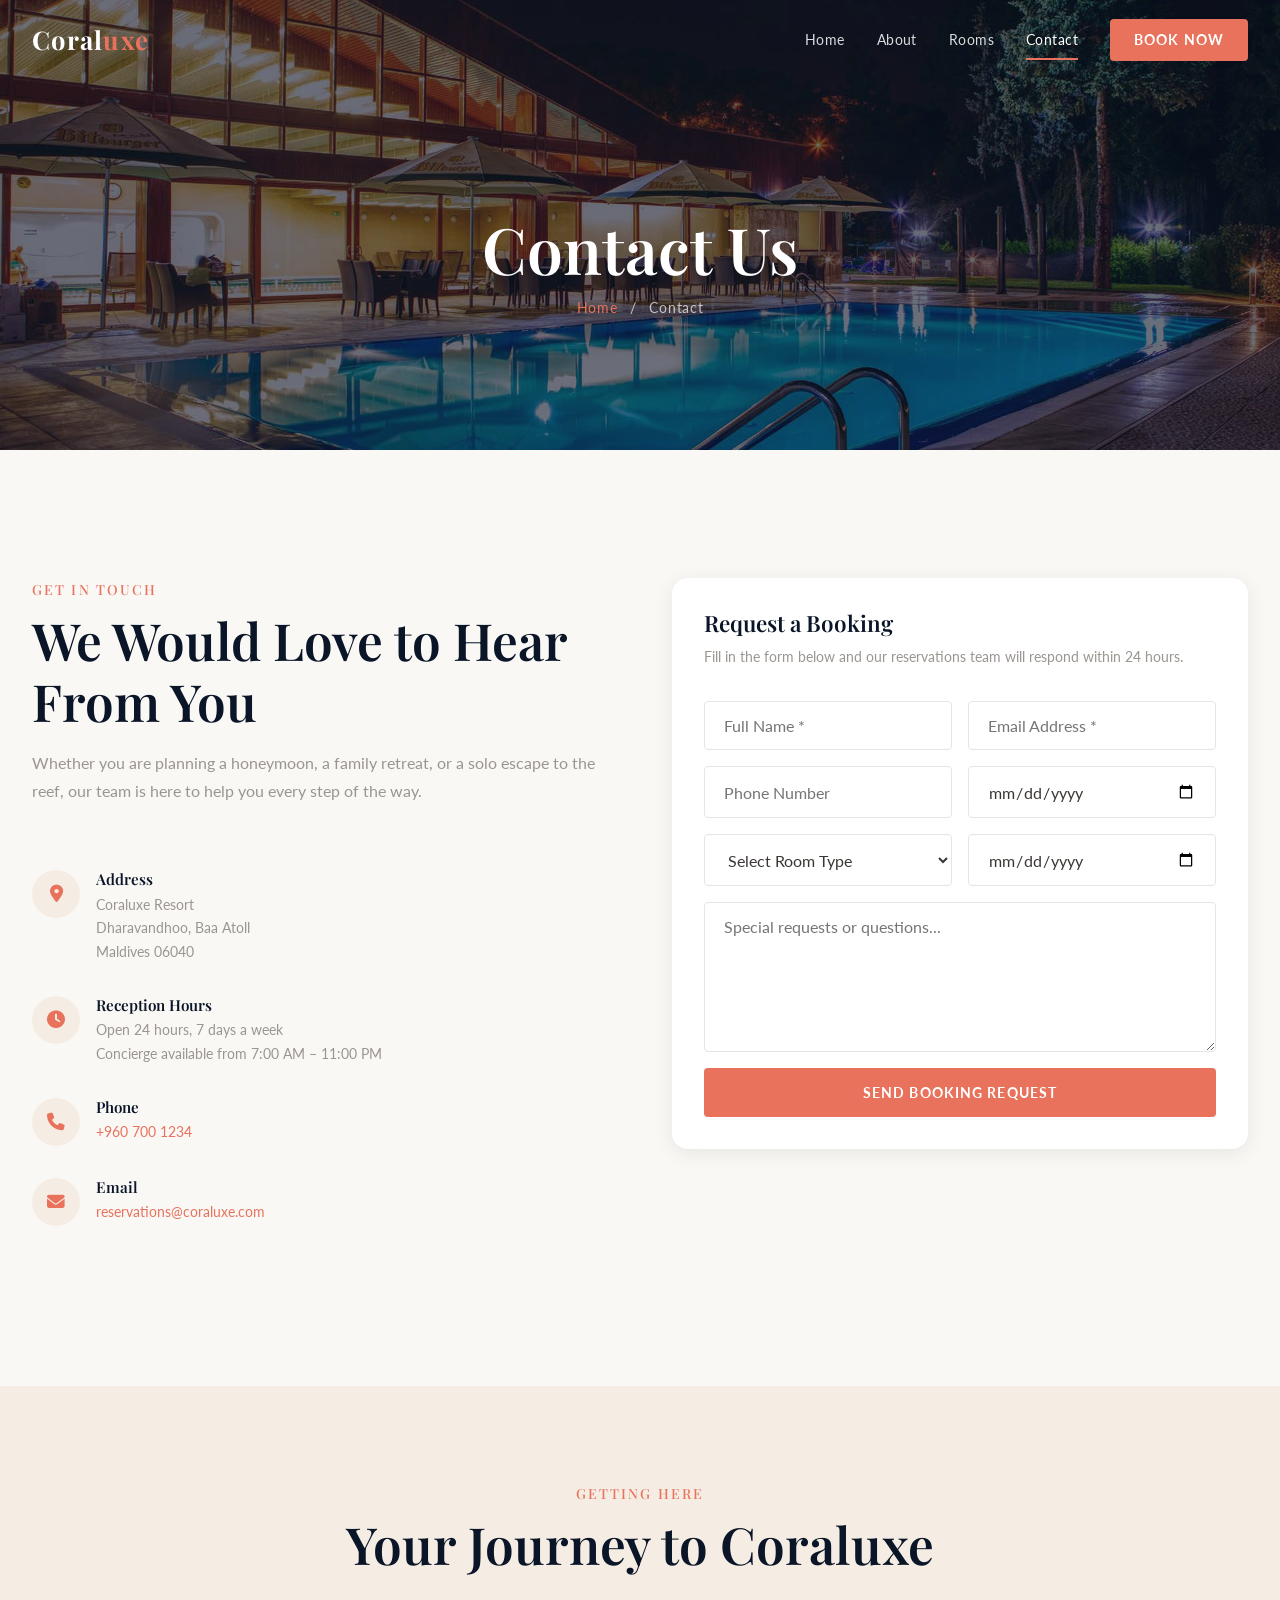
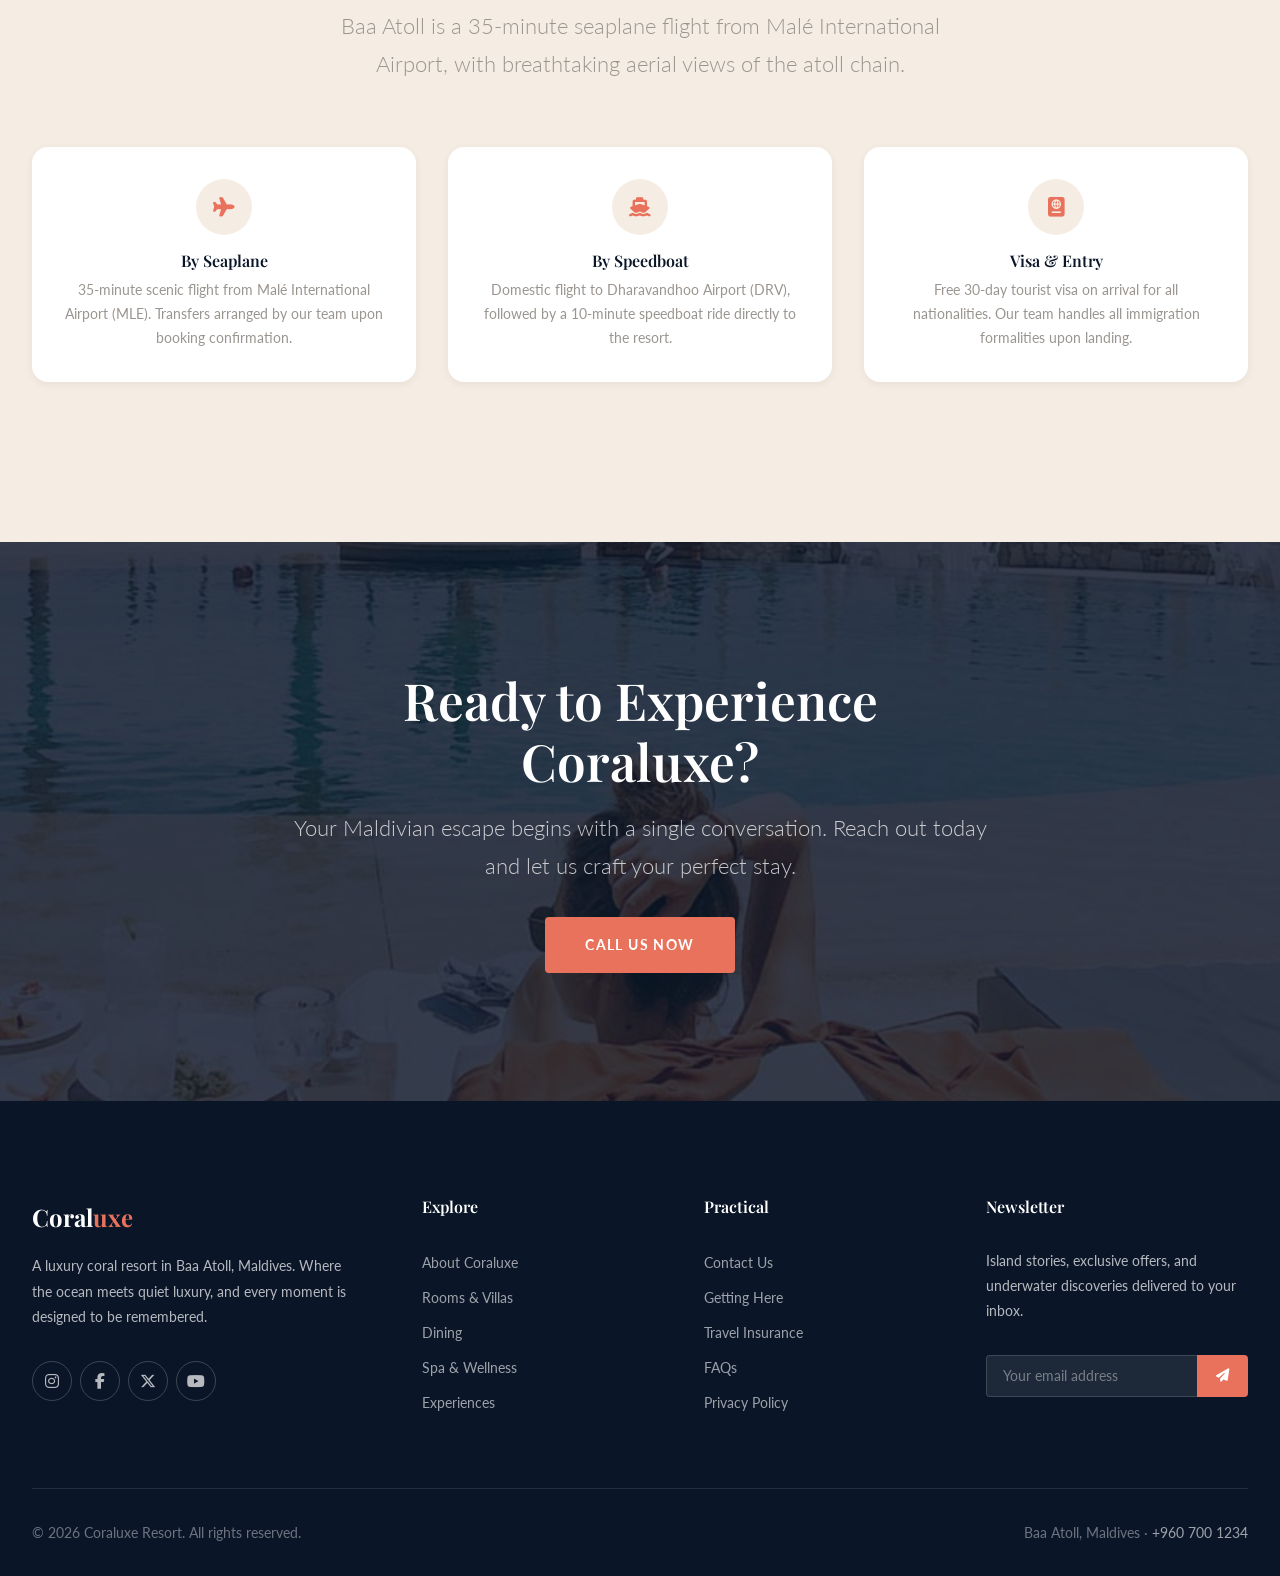
<file: contact.html>
<!DOCTYPE html>
<html lang="en">
<head>
  <meta charset="UTF-8">
  <meta name="viewport" content="width=device-width, initial-scale=1.0">
  <title>Contact — Coraluxe Resort, Baa Atoll, Maldives</title>
  <meta name="description" content="Get in touch with Coraluxe Resort in Baa Atoll, Maldives. Book your stay, inquire about villas, or plan your dream Maldivian getaway.">
  <link rel="icon" href="data:image/svg+xml,<svg xmlns='http://www.w3.org/2000/svg' viewBox='0 0 100 100'><text y='.9em' font-size='90'>🪸</text></svg>">
  <link rel="stylesheet" href="https://cdnjs.cloudflare.com/ajax/libs/font-awesome/6.5.1/css/all.min.css">
  <link rel="stylesheet" href="assets/css/base.css">
</head>
<body>

  <!-- ===== NAVIGATION ===== -->
  <nav class="nav nav--scrolled" role="navigation" aria-label="Main navigation">
    <div class="nav__inner">
      <a href="index.html" class="nav__logo">Coral<span>uxe</span></a>
      <button class="nav__toggle" aria-label="Toggle menu">
        <span></span><span></span><span></span>
      </button>
      <div class="nav__links">
        <a href="index.html" class="nav__link">Home</a>
        <a href="about.html" class="nav__link">About</a>
        <a href="rooms.html" class="nav__link">Rooms</a>
        <a href="contact.html" class="nav__link nav__link--active">Contact</a>
        <a href="contact.html" class="nav__cta">Book Now</a>
      </div>
    </div>
  </nav>

  <!-- ===== PAGE HERO ===== -->
  <section class="page-hero">
    <div class="page-hero__bg">
      <img src="assets/img/carousel-1.jpg" alt="Overwater villas at sunset from the jetty">
    </div>
    <div class="page-hero__overlay"></div>
    <div class="page-hero__content">
      <h1 class="page-hero__title">Contact Us</h1>
      <p class="page-hero__breadcrumb"><a href="index.html">Home</a> <span>/</span> Contact</p>
    </div>
  </section>

  <!-- ===== CONTACT SPLIT ===== -->
  <section class="section section--lg" aria-label="Contact Information and Booking Form">
    <div class="container">
      <div class="contact-split">
        <!-- Info Column -->
        <div class="contact-split__info fade-up">
          <span class="section-label">Get in Touch</span>
          <h2>We Would Love to Hear From You</h2>
          <p style="color:var(--medium-gray);margin-bottom:var(--space-lg);line-height:1.8;">Whether you are planning a honeymoon, a family retreat, or a solo escape to the reef, our team is here to help you every step of the way.</p>

          <div class="contact-detail">
            <div class="contact-detail__icon">
              <i class="fa-solid fa-location-dot"></i>
            </div>
            <div>
              <h4>Address</h4>
              <p>Coraluxe Resort<br>Dharavandhoo, Baa Atoll<br>Maldives 06040</p>
            </div>
          </div>

          <div class="contact-detail">
            <div class="contact-detail__icon">
              <i class="fa-solid fa-clock"></i>
            </div>
            <div>
              <h4>Reception Hours</h4>
              <p>Open 24 hours, 7 days a week<br>Concierge available from 7:00 AM &ndash; 11:00 PM</p>
            </div>
          </div>

          <div class="contact-detail">
            <div class="contact-detail__icon">
              <i class="fa-solid fa-phone"></i>
            </div>
            <div>
              <h4>Phone</h4>
              <p><a href="tel:+9607001234">+960 700 1234</a></p>
            </div>
          </div>

          <div class="contact-detail">
            <div class="contact-detail__icon">
              <i class="fa-solid fa-envelope"></i>
            </div>
            <div>
              <h4>Email</h4>
              <p><a href="mailto:reservations@coraluxe.com">reservations@coraluxe.com</a></p>
            </div>
          </div>
        </div>

        <!-- Booking Form -->
        <div class="contact-split__form fade-up fade-up-delay-2">
          <div class="contact-form-card">
            <h3>Request a Booking</h3>
            <p style="color:var(--medium-gray);font-size:var(--fs-small);margin-bottom:var(--space-md);">Fill in the form below and our reservations team will respond within 24 hours.</p>
            <form class="contact-form" data-form action="#" method="post">
              <input type="text" name="name" placeholder="Full Name *" required aria-label="Full name">
              <input type="email" name="email" placeholder="Email Address *" required aria-label="Email address">
              <input type="tel" name="phone" placeholder="Phone Number" aria-label="Phone number">
              <input type="date" name="checkin" aria-label="Check-in date">
              <select name="room" aria-label="Room type">
                <option value="" disabled selected>Select Room Type</option>
                <option value="honeymoon">Honeymoon Overwater Villa &mdash; $680/night</option>
                <option value="beach">Deluxe Beach Suite &mdash; $520/night</option>
                <option value="residence">Sea View Residence &mdash; $890/night</option>
              </select>
              <input type="date" name="checkout" aria-label="Check-out date">
              <textarea name="message" placeholder="Special requests or questions..." class="contact-form__full" aria-label="Message"></textarea>
              <button type="submit">Send Booking Request</button>
              <div class="form-ok" hidden>Thank you! Your request has been received. We will be in touch shortly.</div>
              <div class="form-err" hidden>Something went wrong. Please try again or contact us directly.</div>
            </form>
          </div>
        </div>
      </div>
    </div>
  </section>

  <!-- ===== MAP / DIRECTIONS ===== -->
  <section class="section bg-sand" aria-label="How to Get Here">
    <div class="container">
      <div class="section-header section-header--center fade-up">
        <span class="section-label">Getting Here</span>
        <h2 class="section-title">Your Journey to Coraluxe</h2>
        <p class="section-subtitle">Baa Atoll is a 35-minute seaplane flight from Mal&eacute; International Airport, with breathtaking aerial views of the atoll chain.</p>
      </div>
      <div class="contact-info-grid fade-up">
        <div class="contact-info-card">
          <div class="contact-info-card__icon"><i class="fa-solid fa-plane"></i></div>
          <h4>By Seaplane</h4>
          <p>35-minute scenic flight from Mal&eacute; International Airport (MLE). Transfers arranged by our team upon booking confirmation.</p>
        </div>
        <div class="contact-info-card">
          <div class="contact-info-card__icon"><i class="fa-solid fa-ship"></i></div>
          <h4>By Speedboat</h4>
          <p>Domestic flight to Dharavandhoo Airport (DRV), followed by a 10-minute speedboat ride directly to the resort.</p>
        </div>
        <div class="contact-info-card">
          <div class="contact-info-card__icon"><i class="fa-solid fa-passport"></i></div>
          <h4>Visa & Entry</h4>
          <p>Free 30-day tourist visa on arrival for all nationalities. Our team handles all immigration formalities upon landing.</p>
        </div>
      </div>
    </div>
  </section>

  <!-- ===== CTA BANNER ===== -->
  <section class="cta-banner" aria-label="Call to action">
    <div class="cta-banner__bg">
      <img src="assets/img/feature.jpg" alt="Resort lounge with ocean view">
    </div>
    <div class="cta-banner__overlay"></div>
    <div class="cta-banner__content fade-up">
      <h2 class="cta-banner__title">Ready to Experience Coraluxe?</h2>
      <p class="cta-banner__text">Your Maldivian escape begins with a single conversation. Reach out today and let us craft your perfect stay.</p>
      <a href="tel:+9607001234" class="cta-banner__btn">Call Us Now</a>
    </div>
  </section>

  <!-- ===== FOOTER ===== -->
  <footer class="footer" role="contentinfo">
    <div class="container">
      <div class="footer__grid">
        <div>
          <div class="footer__brand">Coral<span>uxe</span></div>
          <p class="footer__desc">A luxury coral resort in Baa Atoll, Maldives. Where the ocean meets quiet luxury, and every moment is designed to be remembered.</p>
          <div class="footer__social">
            <a href="#" aria-label="Instagram"><i class="fa-brands fa-instagram"></i></a>
            <a href="#" aria-label="Facebook"><i class="fa-brands fa-facebook-f"></i></a>
            <a href="#" aria-label="Twitter"><i class="fa-brands fa-x-twitter"></i></a>
            <a href="#" aria-label="YouTube"><i class="fa-brands fa-youtube"></i></a>
          </div>
        </div>
        <div>
          <h4 class="footer__heading">Explore</h4>
          <ul class="footer__links">
            <li><a href="about.html">About Coraluxe</a></li>
            <li><a href="rooms.html">Rooms & Villas</a></li>
            <li><a href="#">Dining</a></li>
            <li><a href="#">Spa & Wellness</a></li>
            <li><a href="#">Experiences</a></li>
          </ul>
        </div>
        <div>
          <h4 class="footer__heading">Practical</h4>
          <ul class="footer__links">
            <li><a href="contact.html">Contact Us</a></li>
            <li><a href="#">Getting Here</a></li>
            <li><a href="#">Travel Insurance</a></li>
            <li><a href="#">FAQs</a></li>
            <li><a href="#">Privacy Policy</a></li>
          </ul>
        </div>
        <div>
          <h4 class="footer__heading">Newsletter</h4>
          <p class="footer__desc">Island stories, exclusive offers, and underwater discoveries delivered to your inbox.</p>
          <div class="footer__newsletter-input">
            <input type="email" placeholder="Your email address" aria-label="Email for newsletter">
            <button type="button" aria-label="Subscribe to newsletter"><i class="fa-solid fa-paper-plane"></i></button>
          </div>
        </div>
      </div>
      <div class="footer__bottom">
        <span>&copy; 2026 Coraluxe Resort. All rights reserved.</span>
        <span>Baa Atoll, Maldives &middot; <a href="contact.html">+960 700 1234</a></span>
      </div>
    </div>
  </footer>

  <button class="back-to-top" aria-label="Back to top"><i class="fa-solid fa-arrow-up"></i></button>
  <script src="assets/js/main.js"></script>
</body>
</html>
</file>
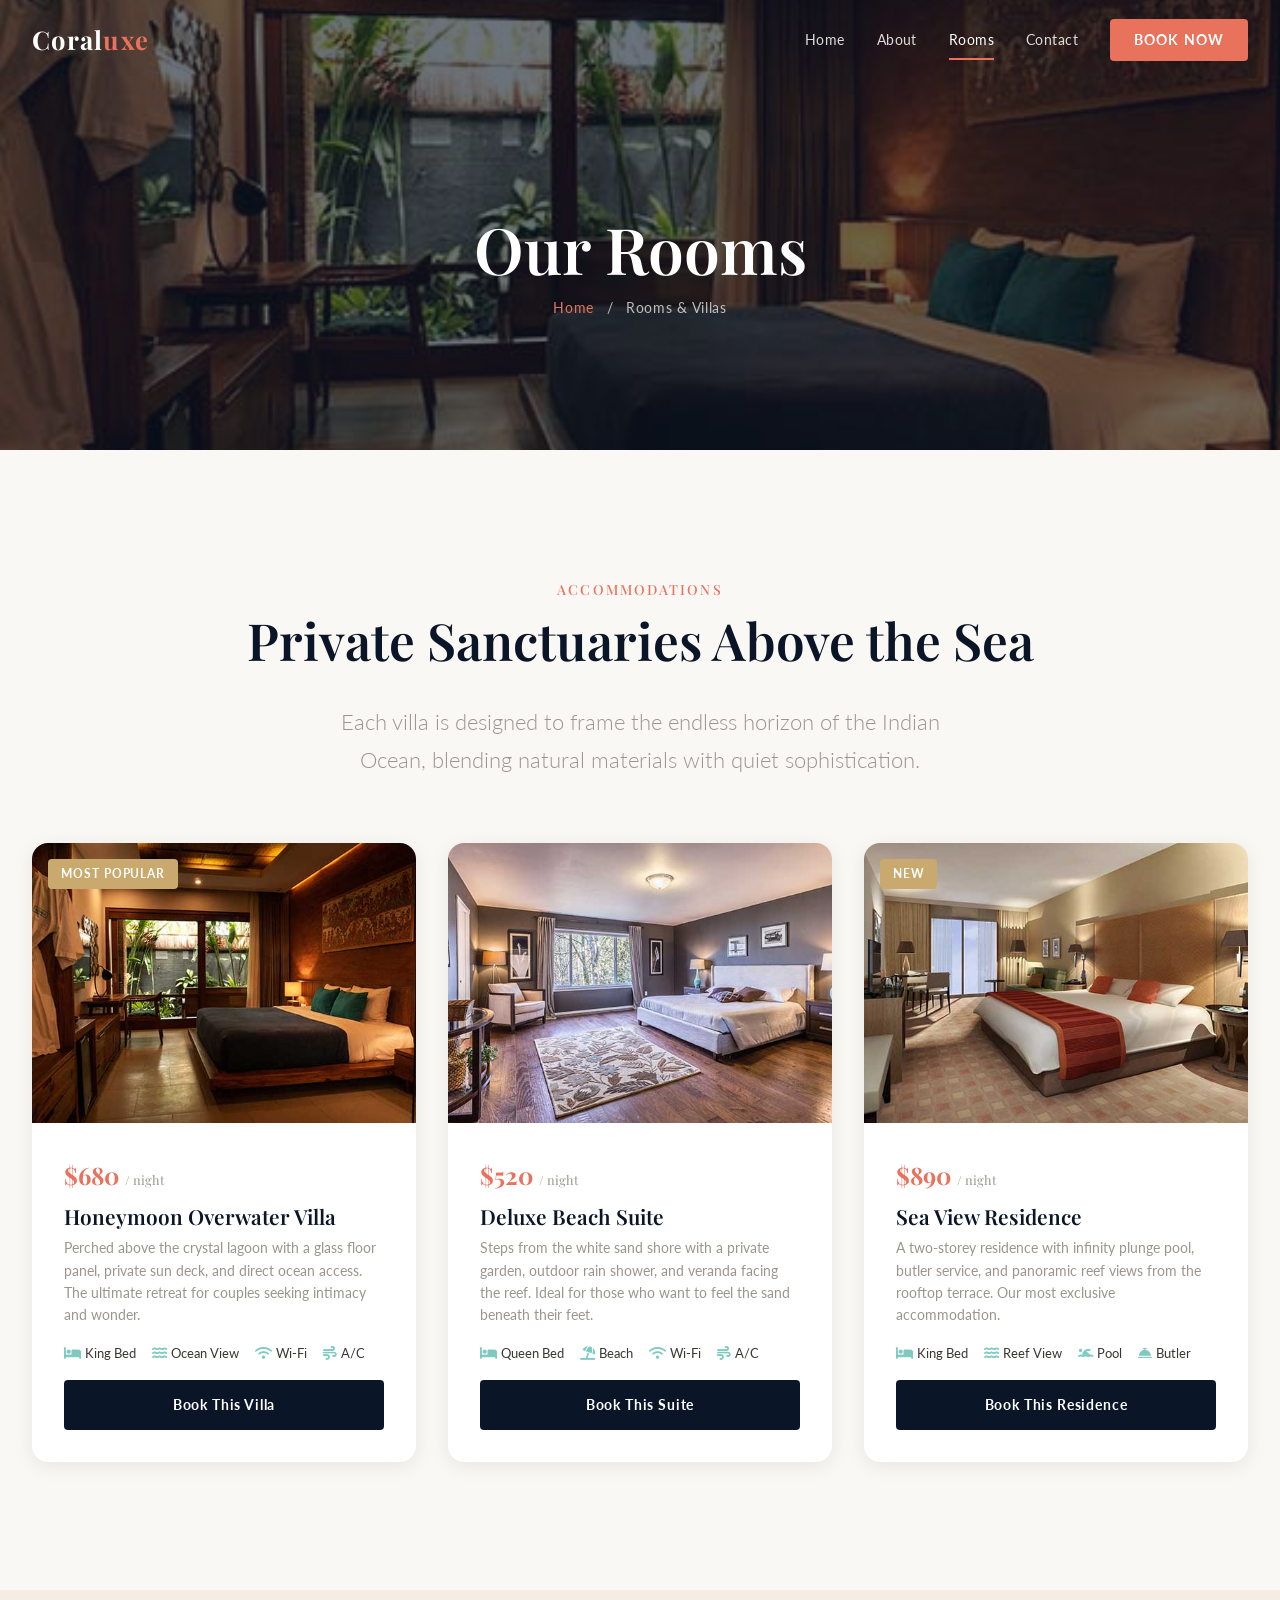
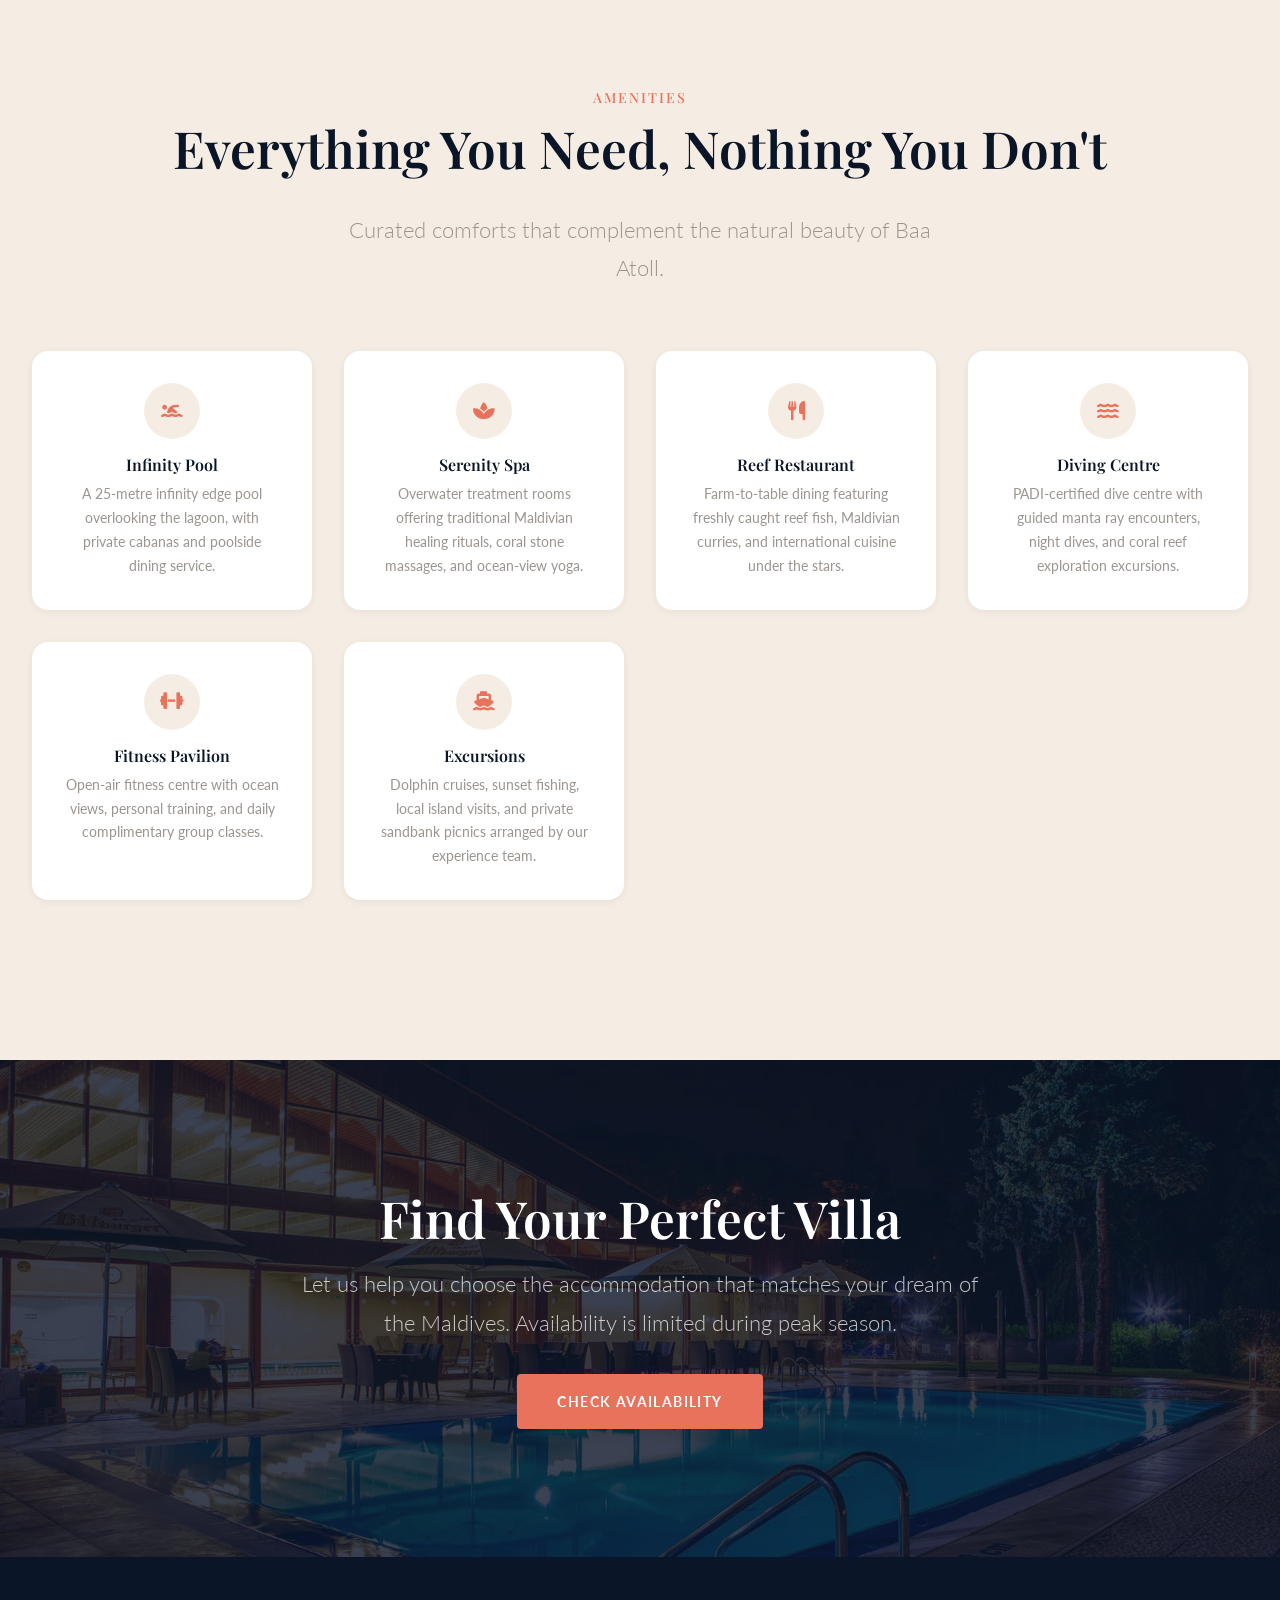
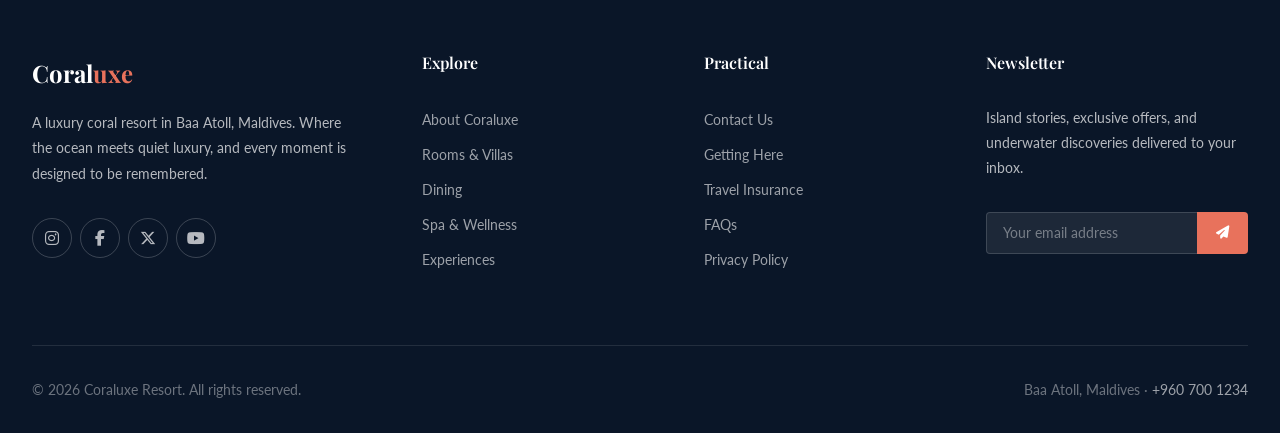
<file: rooms.html>
<!DOCTYPE html>
<html lang="en">
<head>
  <meta charset="UTF-8">
  <meta name="viewport" content="width=device-width, initial-scale=1.0">
  <title>Rooms & Villas — Coraluxe Resort, Baa Atoll, Maldives</title>
  <meta name="description" content="Explore the rooms and villas at Coraluxe Resort — overwater villas, beach suites, and sea view residences in Baa Atoll, Maldives.">
  <link rel="icon" href="data:image/svg+xml,<svg xmlns='http://www.w3.org/2000/svg' viewBox='0 0 100 100'><text y='.9em' font-size='90'>🪸</text></svg>">
  <link rel="stylesheet" href="https://cdnjs.cloudflare.com/ajax/libs/font-awesome/6.5.1/css/all.min.css">
  <link rel="stylesheet" href="assets/css/base.css">
</head>
<body>

  <!-- ===== NAVIGATION ===== -->
  <nav class="nav nav--scrolled" role="navigation" aria-label="Main navigation">
    <div class="nav__inner">
      <a href="index.html" class="nav__logo">Coral<span>uxe</span></a>
      <button class="nav__toggle" aria-label="Toggle menu">
        <span></span><span></span><span></span>
      </button>
      <div class="nav__links">
        <a href="index.html" class="nav__link">Home</a>
        <a href="about.html" class="nav__link">About</a>
        <a href="rooms.html" class="nav__link nav__link--active">Rooms</a>
        <a href="contact.html" class="nav__link">Contact</a>
        <a href="contact.html" class="nav__cta">Book Now</a>
      </div>
    </div>
  </nav>

  <!-- ===== PAGE HERO ===== -->
  <section class="page-hero">
    <div class="page-hero__bg">
      <img src="assets/img/room-1.jpg" alt="Overwater villa at golden hour">
    </div>
    <div class="page-hero__overlay"></div>
    <div class="page-hero__content">
      <h1 class="page-hero__title">Our Rooms</h1>
      <p class="page-hero__breadcrumb"><a href="index.html">Home</a> <span>/</span> Rooms & Villas</p>
    </div>
  </section>

  <!-- ===== ROOMS SHOWCASE ===== -->
  <section class="section section--lg" aria-label="Room Showcase">
    <div class="container">
      <div class="section-header section-header--center fade-up">
        <span class="section-label">Accommodations</span>
        <h2 class="section-title">Private Sanctuaries Above the Sea</h2>
        <p class="section-subtitle">Each villa is designed to frame the endless horizon of the Indian Ocean, blending natural materials with quiet sophistication.</p>
      </div>
      <div class="rooms-grid">
        <!-- Room 1 -->
        <article class="room-card fade-up fade-up-delay-1">
          <div class="room-card__img">
            <img src="assets/img/room-1.jpg" alt="Honeymoon Overwater Villa with glass floor panel">
            <span class="room-card__badge">Most Popular</span>
          </div>
          <div class="room-card__body">
            <span class="room-card__price">$680 <small>/ night</small></span>
            <h3 class="room-card__name">Honeymoon Overwater Villa</h3>
            <p class="room-card__desc">Perched above the crystal lagoon with a glass floor panel, private sun deck, and direct ocean access. The ultimate retreat for couples seeking intimacy and wonder.</p>
            <div class="room-card__amenities">
              <span class="room-card__amenity"><i class="fa-solid fa-bed"></i> King Bed</span>
              <span class="room-card__amenity"><i class="fa-solid fa-water"></i> Ocean View</span>
              <span class="room-card__amenity"><i class="fa-solid fa-wifi"></i> Wi-Fi</span>
              <span class="room-card__amenity"><i class="fa-solid fa-wind"></i> A/C</span>
            </div>
            <a href="contact.html" class="room-card__cta">Book This Villa</a>
          </div>
        </article>
        <!-- Room 2 -->
        <article class="room-card fade-up fade-up-delay-2">
          <div class="room-card__img">
            <img src="assets/img/room-2.jpg" alt="Deluxe Beach Suite with private garden">
          </div>
          <div class="room-card__body">
            <span class="room-card__price">$520 <small>/ night</small></span>
            <h3 class="room-card__name">Deluxe Beach Suite</h3>
            <p class="room-card__desc">Steps from the white sand shore with a private garden, outdoor rain shower, and veranda facing the reef. Ideal for those who want to feel the sand beneath their feet.</p>
            <div class="room-card__amenities">
              <span class="room-card__amenity"><i class="fa-solid fa-bed"></i> Queen Bed</span>
              <span class="room-card__amenity"><i class="fa-solid fa-umbrella-beach"></i> Beach</span>
              <span class="room-card__amenity"><i class="fa-solid fa-wifi"></i> Wi-Fi</span>
              <span class="room-card__amenity"><i class="fa-solid fa-wind"></i> A/C</span>
            </div>
            <a href="contact.html" class="room-card__cta">Book This Suite</a>
          </div>
        </article>
        <!-- Room 3 -->
        <article class="room-card fade-up fade-up-delay-3">
          <div class="room-card__img">
            <img src="assets/img/room-3.jpg" alt="Sea View Residence with infinity plunge pool">
            <span class="room-card__badge">New</span>
          </div>
          <div class="room-card__body">
            <span class="room-card__price">$890 <small>/ night</small></span>
            <h3 class="room-card__name">Sea View Residence</h3>
            <p class="room-card__desc">A two-storey residence with infinity plunge pool, butler service, and panoramic reef views from the rooftop terrace. Our most exclusive accommodation.</p>
            <div class="room-card__amenities">
              <span class="room-card__amenity"><i class="fa-solid fa-bed"></i> King Bed</span>
              <span class="room-card__amenity"><i class="fa-solid fa-water"></i> Reef View</span>
              <span class="room-card__amenity"><i class="fa-solid fa-person-swimming"></i> Pool</span>
              <span class="room-card__amenity"><i class="fa-solid fa-concierge-bell"></i> Butler</span>
            </div>
            <a href="contact.html" class="room-card__cta">Book This Residence</a>
          </div>
        </article>
      </div>
    </div>
  </section>

  <!-- ===== AMENITIES ===== -->
  <section class="section bg-sand" aria-label="Resort Amenities">
    <div class="container">
      <div class="section-header section-header--center fade-up">
        <span class="section-label">Amenities</span>
        <h2 class="section-title">Everything You Need, Nothing You Don't</h2>
        <p class="section-subtitle">Curated comforts that complement the natural beauty of Baa Atoll.</p>
      </div>
      <div class="contact-info-grid fade-up">
        <div class="contact-info-card">
          <div class="contact-info-card__icon"><i class="fa-solid fa-person-swimming"></i></div>
          <h4>Infinity Pool</h4>
          <p>A 25-metre infinity edge pool overlooking the lagoon, with private cabanas and poolside dining service.</p>
        </div>
        <div class="contact-info-card">
          <div class="contact-info-card__icon"><i class="fa-solid fa-spa"></i></div>
          <h4>Serenity Spa</h4>
          <p>Overwater treatment rooms offering traditional Maldivian healing rituals, coral stone massages, and ocean-view yoga.</p>
        </div>
        <div class="contact-info-card">
          <div class="contact-info-card__icon"><i class="fa-solid fa-utensils"></i></div>
          <h4>Reef Restaurant</h4>
          <p>Farm-to-table dining featuring freshly caught reef fish, Maldivian curries, and international cuisine under the stars.</p>
        </div>
        <div class="contact-info-card">
          <div class="contact-info-card__icon"><i class="fa-solid fa-water"></i></div>
          <h4>Diving Centre</h4>
          <p>PADI-certified dive centre with guided manta ray encounters, night dives, and coral reef exploration excursions.</p>
        </div>
        <div class="contact-info-card">
          <div class="contact-info-card__icon"><i class="fa-solid fa-dumbbell"></i></div>
          <h4>Fitness Pavilion</h4>
          <p>Open-air fitness centre with ocean views, personal training, and daily complimentary group classes.</p>
        </div>
        <div class="contact-info-card">
          <div class="contact-info-card__icon"><i class="fa-solid fa-ship"></i></div>
          <h4>Excursions</h4>
          <p>Dolphin cruises, sunset fishing, local island visits, and private sandbank picnics arranged by our experience team.</p>
        </div>
      </div>
    </div>
  </section>

  <!-- ===== CTA BANNER ===== -->
  <section class="cta-banner" aria-label="Call to action">
    <div class="cta-banner__bg">
      <img src="assets/img/carousel-1.jpg" alt="Sunset over overwater villas">
    </div>
    <div class="cta-banner__overlay"></div>
    <div class="cta-banner__content fade-up">
      <h2 class="cta-banner__title">Find Your Perfect Villa</h2>
      <p class="cta-banner__text">Let us help you choose the accommodation that matches your dream of the Maldives. Availability is limited during peak season.</p>
      <a href="contact.html" class="cta-banner__btn">Check Availability</a>
    </div>
  </section>

  <!-- ===== FOOTER ===== -->
  <footer class="footer" role="contentinfo">
    <div class="container">
      <div class="footer__grid">
        <div>
          <div class="footer__brand">Coral<span>uxe</span></div>
          <p class="footer__desc">A luxury coral resort in Baa Atoll, Maldives. Where the ocean meets quiet luxury, and every moment is designed to be remembered.</p>
          <div class="footer__social">
            <a href="#" aria-label="Instagram"><i class="fa-brands fa-instagram"></i></a>
            <a href="#" aria-label="Facebook"><i class="fa-brands fa-facebook-f"></i></a>
            <a href="#" aria-label="Twitter"><i class="fa-brands fa-x-twitter"></i></a>
            <a href="#" aria-label="YouTube"><i class="fa-brands fa-youtube"></i></a>
          </div>
        </div>
        <div>
          <h4 class="footer__heading">Explore</h4>
          <ul class="footer__links">
            <li><a href="about.html">About Coraluxe</a></li>
            <li><a href="rooms.html">Rooms & Villas</a></li>
            <li><a href="#">Dining</a></li>
            <li><a href="#">Spa & Wellness</a></li>
            <li><a href="#">Experiences</a></li>
          </ul>
        </div>
        <div>
          <h4 class="footer__heading">Practical</h4>
          <ul class="footer__links">
            <li><a href="contact.html">Contact Us</a></li>
            <li><a href="#">Getting Here</a></li>
            <li><a href="#">Travel Insurance</a></li>
            <li><a href="#">FAQs</a></li>
            <li><a href="#">Privacy Policy</a></li>
          </ul>
        </div>
        <div>
          <h4 class="footer__heading">Newsletter</h4>
          <p class="footer__desc">Island stories, exclusive offers, and underwater discoveries delivered to your inbox.</p>
          <div class="footer__newsletter-input">
            <input type="email" placeholder="Your email address" aria-label="Email for newsletter">
            <button type="button" aria-label="Subscribe to newsletter"><i class="fa-solid fa-paper-plane"></i></button>
          </div>
        </div>
      </div>
      <div class="footer__bottom">
        <span>&copy; 2026 Coraluxe Resort. All rights reserved.</span>
        <span>Baa Atoll, Maldives &middot; <a href="contact.html">+960 700 1234</a></span>
      </div>
    </div>
  </footer>

  <button class="back-to-top" aria-label="Back to top"><i class="fa-solid fa-arrow-up"></i></button>
  <script src="assets/js/main.js"></script>
</body>
</html>
</file>
<file: assets/css/base.css>
/* =============================================
   CORALUXE — Luxury Coral Resort
   Bespoke Design System
   ============================================= */

/* --- Google Fonts --- */
@import url('https://fonts.googleapis.com/css2?family=Playfair+Display:ital,wght@0,400;0,500;0,600;0,700;0,800;1,400;1,500;1,600&family=Lato:ital,wght@0,300;0,400;0,700;0,900;1,300;1,400&family=Libre+Baskerville:ital,wght@0,400;0,700;1,400&display=swap');

/* --- Design Tokens --- */
:root {
  --deep-ocean: #0A1628;
  --deep-ocean-rgb: 10, 22, 40;
  --coral: #E8725C;
  --coral-rgb: 232, 114, 92;
  --seafoam: #7ECAC1;
  --seafoam-rgb: 126, 202, 193;
  --sand: #F5EDE3;
  --sand-rgb: 245, 237, 227;
  --gold: #C9A96E;
  --gold-rgb: 201, 169, 110;

  --white: #FFFFFF;
  --off-white: #FAF8F5;
  --light-gray: #E8E4DF;
  --medium-gray: #9B9590;
  --dark-gray: #3A3633;

  --font-display: 'Playfair Display', Georgia, 'Times New Roman', serif;
  --font-body: 'Lato', 'Helvetica Neue', Arial, sans-serif;
  --font-quote: 'Libre Baskerville', Georgia, serif;

  --fs-hero: clamp(3rem, 7vw, 6.5rem);
  --fs-section-title: clamp(2rem, 4vw, 3.5rem);
  --fs-subtitle: clamp(1.1rem, 2vw, 1.4rem);
  --fs-body: 1rem;
  --fs-small: 0.875rem;
  --fs-nav: 0.9rem;

  --space-xs: 0.5rem;
  --space-sm: 1rem;
  --space-md: 2rem;
  --space-lg: 4rem;
  --space-xl: 6rem;
  --space-2xl: 8rem;

  --radius-sm: 4px;
  --radius-md: 8px;
  --radius-lg: 16px;
  --radius-xl: 24px;

  --shadow-sm: 0 2px 8px rgba(0,0,0,0.06);
  --shadow-md: 0 4px 20px rgba(0,0,0,0.08);
  --shadow-lg: 0 8px 40px rgba(0,0,0,0.12);
  --shadow-xl: 0 16px 60px rgba(0,0,0,0.16);

  --transition-fast: 0.2s ease;
  --transition-base: 0.3s ease;
  --transition-slow: 0.6s cubic-bezier(0.22, 1, 0.36, 1);

  --max-width: 1280px;
  --nav-height: 80px;
}

/* --- Reset & Base --- */
*, *::before, *::after {
  box-sizing: border-box;
  margin: 0;
  padding: 0;
}

html {
  scroll-behavior: smooth;
  -webkit-font-smoothing: antialiased;
  -moz-osx-font-smoothing: grayscale;
}

body {
  font-family: var(--font-body);
  font-size: var(--fs-body);
  line-height: 1.7;
  color: var(--dark-gray);
  background: var(--off-white);
  overflow-x: hidden;
}

img {
  max-width: 100%;
  height: auto;
  display: block;
}

a {
  text-decoration: none;
  color: inherit;
  transition: color var(--transition-fast);
}

ul, ol {
  list-style: none;
}

h1, h2, h3, h4, h5, h6 {
  font-family: var(--font-display);
  font-weight: 600;
  line-height: 1.2;
  color: var(--deep-ocean);
}

/* --- Utilities --- */
.container {
  max-width: var(--max-width);
  margin: 0 auto;
  padding: 0 var(--space-md);
}

.sr-only {
  position: absolute;
  width: 1px;
  height: 1px;
  padding: 0;
  margin: -1px;
  overflow: hidden;
  clip: rect(0, 0, 0, 0);
  white-space: nowrap;
  border: 0;
}

.text-coral { color: var(--coral); }
.text-seafoam { color: var(--seafoam); }
.text-gold { color: var(--gold); }
.text-ocean { color: var(--deep-ocean); }

.bg-ocean { background-color: var(--deep-ocean); }
.bg-sand { background-color: var(--sand); }
.bg-offwhite { background-color: var(--off-white); }

/* --- Section Spacing --- */
.section {
  padding: var(--space-xl) 0;
}

.section--lg {
  padding: var(--space-2xl) 0;
}

.section--ocean {
  background: var(--deep-ocean);
  color: var(--white);
}

.section--ocean h2,
.section--ocean h3 {
  color: var(--white);
}

/* --- Section Headers --- */
.section-label {
  font-family: var(--font-display);
  font-size: var(--fs-small);
  font-weight: 500;
  letter-spacing: 0.15em;
  text-transform: uppercase;
  color: var(--coral);
  margin-bottom: var(--space-xs);
  display: block;
}

.section-title {
  font-size: var(--fs-section-title);
  margin-bottom: var(--space-md);
  position: relative;
}

.section-subtitle {
  font-family: var(--font-body);
  font-size: var(--fs-subtitle);
  font-weight: 300;
  color: var(--medium-gray);
  max-width: 600px;
}

.section-header {
  margin-bottom: var(--space-lg);
}

.section-header--center {
  text-align: center;
}

.section-header--center .section-subtitle {
  margin: 0 auto;
}

/* --- Navigation --- */
.nav {
  position: fixed;
  top: 0;
  left: 0;
  right: 0;
  z-index: 1000;
  height: var(--nav-height);
  display: flex;
  align-items: center;
  transition: background var(--transition-base), box-shadow var(--transition-base), backdrop-filter var(--transition-base);
}

.nav--transparent {
  background: transparent;
}

.nav--scrolled {
  background: rgba(10, 22, 40, 0.92);
  backdrop-filter: blur(20px);
  -webkit-backdrop-filter: blur(20px);
  box-shadow: 0 2px 20px rgba(0,0,0,0.15);
}

.nav__inner {
  display: flex;
  align-items: center;
  justify-content: space-between;
  width: 100%;
  max-width: var(--max-width);
  margin: 0 auto;
  padding: 0 var(--space-md);
}

.nav__logo {
  font-family: var(--font-display);
  font-size: 1.6rem;
  font-weight: 700;
  color: var(--white);
  letter-spacing: 0.05em;
}

.nav__logo span {
  color: var(--coral);
}

.nav__links {
  display: flex;
  align-items: center;
  gap: var(--space-md);
}

.nav__link {
  font-family: var(--font-body);
  font-size: var(--fs-nav);
  font-weight: 400;
  color: rgba(255,255,255,0.85);
  letter-spacing: 0.03em;
  padding: var(--space-xs) 0;
  position: relative;
}

.nav__link::after {
  content: '';
  position: absolute;
  bottom: 0;
  left: 0;
  width: 0;
  height: 2px;
  background: var(--coral);
  transition: width var(--transition-base);
}

.nav__link:hover,
.nav__link--active {
  color: var(--white);
}

.nav__link:hover::after,
.nav__link--active::after {
  width: 100%;
}

.nav__cta {
  font-family: var(--font-body);
  font-size: var(--fs-small);
  font-weight: 700;
  letter-spacing: 0.08em;
  text-transform: uppercase;
  color: var(--white);
  background: var(--coral);
  padding: 0.6rem 1.5rem;
  border-radius: var(--radius-sm);
  transition: background var(--transition-fast), transform var(--transition-fast);
}

.nav__cta:hover {
  background: #d4614d;
  transform: translateY(-1px);
}

/* Mobile menu */
.nav__toggle {
  display: none;
  flex-direction: column;
  gap: 5px;
  background: none;
  border: none;
  cursor: pointer;
  padding: 4px;
}

.nav__toggle span {
  display: block;
  width: 24px;
  height: 2px;
  background: var(--white);
  transition: transform var(--transition-base), opacity var(--transition-base);
}

.nav__toggle.active span:nth-child(1) {
  transform: rotate(45deg) translate(5px, 5px);
}
.nav__toggle.active span:nth-child(2) {
  opacity: 0;
}
.nav__toggle.active span:nth-child(3) {
  transform: rotate(-45deg) translate(5px, -5px);
}

/* --- Hero --- */
.hero {
  position: relative;
  height: 100vh;
  min-height: 600px;
  overflow: hidden;
  display: flex;
  align-items: center;
}

.hero__slides {
  position: absolute;
  inset: 0;
}

.hero__slide {
  position: absolute;
  inset: 0;
  opacity: 0;
  transition: opacity 1.2s ease;
}

.hero__slide.active {
  opacity: 1;
}

.hero__slide img {
  width: 100%;
  height: 100%;
  object-fit: cover;
}

.hero__overlay {
  position: absolute;
  inset: 0;
  background: linear-gradient(
    180deg,
    rgba(var(--deep-ocean-rgb), 0.5) 0%,
    rgba(var(--deep-ocean-rgb), 0.3) 50%,
    rgba(var(--deep-ocean-rgb), 0.65) 100%
  );
}

.hero__content {
  position: relative;
  z-index: 2;
  text-align: center;
  max-width: 900px;
  margin: 0 auto;
  padding: 0 var(--space-md);
  padding-top: var(--nav-height);
}

.hero__title {
  font-family: var(--font-display);
  font-size: var(--fs-hero);
  font-weight: 700;
  color: var(--white);
  line-height: 1.1;
  margin-bottom: var(--space-md);
}

.hero__title em {
  font-style: italic;
  color: var(--coral);
}

.hero__subtitle {
  font-family: var(--font-body);
  font-size: var(--fs-subtitle);
  font-weight: 300;
  color: rgba(255,255,255,0.8);
  margin-bottom: var(--space-lg);
  letter-spacing: 0.02em;
}

/* Booking Strip */
.hero__booking {
  position: absolute;
  bottom: 0;
  left: 0;
  right: 0;
  z-index: 3;
  background: rgba(var(--deep-ocean-rgb), 0.85);
  backdrop-filter: blur(16px);
  -webkit-backdrop-filter: blur(16px);
  padding: var(--space-sm) 0;
}

.hero__booking-inner {
  display: flex;
  align-items: center;
  justify-content: center;
  gap: var(--space-sm);
  flex-wrap: wrap;
  max-width: var(--max-width);
  margin: 0 auto;
  padding: 0 var(--space-md);
}

.booking-field {
  display: flex;
  flex-direction: column;
  gap: 2px;
  padding: 0.5rem 1rem;
  border-right: 1px solid rgba(255,255,255,0.15);
}

.booking-field:last-of-type {
  border-right: none;
}

.booking-field__label {
  font-size: 0.7rem;
  font-weight: 700;
  letter-spacing: 0.12em;
  text-transform: uppercase;
  color: var(--coral);
}

.booking-field__value {
  font-family: var(--font-body);
  font-size: var(--fs-small);
  color: var(--white);
  background: transparent;
  border: none;
  outline: none;
  cursor: pointer;
}

.booking-field input[type="date"],
.booking-field select {
  background: transparent;
  border: none;
  color: var(--white);
  font-family: var(--font-body);
  font-size: var(--fs-small);
  outline: none;
  cursor: pointer;
  color-scheme: dark;
}

.booking-field input::placeholder {
  color: rgba(255,255,255,0.5);
}

.booking-btn {
  font-family: var(--font-body);
  font-size: var(--fs-small);
  font-weight: 700;
  letter-spacing: 0.08em;
  text-transform: uppercase;
  color: var(--white);
  background: var(--coral);
  padding: 0.8rem 2rem;
  border: none;
  border-radius: var(--radius-sm);
  cursor: pointer;
  transition: background var(--transition-fast);
}

.booking-btn:hover {
  background: #d4614d;
}

/* Hero Controls */
.hero__controls {
  position: absolute;
  bottom: 100px;
  right: var(--space-md);
  z-index: 4;
  display: flex;
  gap: var(--space-xs);
}

.hero__control {
  width: 48px;
  height: 48px;
  border: 1px solid rgba(255,255,255,0.3);
  border-radius: 50%;
  background: rgba(255,255,255,0.1);
  color: var(--white);
  display: flex;
  align-items: center;
  justify-content: center;
  cursor: pointer;
  transition: background var(--transition-fast), border-color var(--transition-fast);
  font-size: 1rem;
}

.hero__control:hover {
  background: var(--coral);
  border-color: var(--coral);
}

/* --- Rooms Horizontal Scroll --- */
.rooms-scroll {
  position: relative;
  overflow: hidden;
}

.rooms-scroll__track {
  display: flex;
  gap: var(--space-md);
  padding: var(--space-md) 0;
  overflow-x: auto;
  scroll-snap-type: x mandatory;
  scrollbar-width: none;
  -ms-overflow-style: none;
  padding-left: max(var(--space-md), calc((100vw - var(--max-width)) / 2 + var(--space-md)));
  padding-right: var(--space-md);
}

.rooms-scroll__track::-webkit-scrollbar {
  display: none;
}

.room-card {
  flex: 0 0 420px;
  scroll-snap-align: start;
  background: var(--white);
  border-radius: var(--radius-lg);
  overflow: hidden;
  box-shadow: var(--shadow-md);
  transition: transform var(--transition-slow), box-shadow var(--transition-slow);
}

.room-card:hover {
  transform: translateY(-8px);
  box-shadow: var(--shadow-xl);
}

.room-card__img {
  position: relative;
  height: 280px;
  overflow: hidden;
}

.room-card__img img {
  width: 100%;
  height: 100%;
  object-fit: cover;
  transition: transform var(--transition-slow);
}

.room-card:hover .room-card__img img {
  transform: scale(1.05);
}

.room-card__badge {
  position: absolute;
  top: var(--space-sm);
  left: var(--space-sm);
  background: var(--gold);
  color: var(--white);
  font-family: var(--font-body);
  font-size: 0.75rem;
  font-weight: 700;
  letter-spacing: 0.08em;
  text-transform: uppercase;
  padding: 0.3rem 0.8rem;
  border-radius: var(--radius-sm);
}

.room-card__body {
  padding: var(--space-md);
}

.room-card__price {
  font-family: var(--font-display);
  font-size: 1.5rem;
  font-weight: 700;
  color: var(--coral);
}

.room-card__price small {
  font-size: 0.8rem;
  font-weight: 400;
  color: var(--medium-gray);
}

.room-card__name {
  font-family: var(--font-display);
  font-size: 1.3rem;
  font-weight: 600;
  margin: var(--space-xs) 0;
}

.room-card__desc {
  font-size: var(--fs-small);
  color: var(--medium-gray);
  line-height: 1.6;
  margin-bottom: var(--space-sm);
}

.room-card__amenities {
  display: flex;
  gap: var(--space-sm);
  flex-wrap: wrap;
  margin-bottom: var(--space-sm);
}

.room-card__amenity {
  display: flex;
  align-items: center;
  gap: 4px;
  font-size: 0.8rem;
  color: var(--dark-gray);
}

.room-card__amenity i {
  color: var(--seafoam);
  font-size: 0.85rem;
}

.room-card__cta {
  display: block;
  width: 100%;
  text-align: center;
  padding: 0.8rem;
  background: var(--deep-ocean);
  color: var(--white);
  font-family: var(--font-body);
  font-size: var(--fs-small);
  font-weight: 700;
  letter-spacing: 0.06em;
  border-radius: var(--radius-sm);
  transition: background var(--transition-fast);
}

.room-card__cta:hover {
  background: var(--coral);
}

/* --- About Split --- */
.about-split {
  display: grid;
  grid-template-columns: 1fr 1fr;
  gap: var(--space-lg);
  align-items: center;
}

.about-split__images {
  position: relative;
}

.about-split__main {
  border-radius: var(--radius-lg);
  overflow: hidden;
  box-shadow: var(--shadow-lg);
}

.about-split__main img {
  width: 100%;
  height: 450px;
  object-fit: cover;
}

.about-split__accent {
  position: absolute;
  bottom: -30px;
  right: -30px;
  width: 200px;
  border-radius: var(--radius-md);
  overflow: hidden;
  box-shadow: var(--shadow-lg);
  border: 4px solid var(--off-white);
}

.about-split__accent img {
  width: 100%;
  height: 150px;
  object-fit: cover;
}

.about-split__content {
  padding: var(--space-md) 0;
}

.about-split__content .section-label {
  margin-bottom: var(--space-xs);
}

.about-split__content h2 {
  font-size: var(--fs-section-title);
  margin-bottom: var(--space-sm);
}

.about-split__content p {
  color: var(--medium-gray);
  margin-bottom: var(--space-sm);
  line-height: 1.8;
}

.about-split__content blockquote {
  font-family: var(--font-quote);
  font-style: italic;
  font-size: 1.05rem;
  color: var(--deep-ocean);
  border-left: 3px solid var(--coral);
  padding-left: var(--space-sm);
  margin: var(--space-md) 0;
  line-height: 1.8;
}

.about-stats {
  display: grid;
  grid-template-columns: repeat(3, 1fr);
  gap: var(--space-sm);
  margin-top: var(--space-md);
  padding-top: var(--space-md);
  border-top: 1px solid var(--light-gray);
}

.about-stat__number {
  font-family: var(--font-display);
  font-size: 2rem;
  font-weight: 700;
  color: var(--coral);
  line-height: 1;
}

.about-stat__label {
  font-size: var(--fs-small);
  color: var(--medium-gray);
  margin-top: 4px;
}

/* --- Gallery Masonry --- */
.gallery-grid {
  display: grid;
  grid-template-columns: repeat(3, 1fr);
  grid-auto-rows: 200px;
  gap: var(--space-sm);
}

.gallery-grid__item {
  position: relative;
  border-radius: var(--radius-md);
  overflow: hidden;
  cursor: pointer;
}

.gallery-grid__item:nth-child(1) {
  grid-row: span 2;
}
.gallery-grid__item:nth-child(4) {
  grid-row: span 2;
}

.gallery-grid__item img {
  width: 100%;
  height: 100%;
  object-fit: cover;
  transition: transform var(--transition-slow);
}

.gallery-grid__item:hover img {
  transform: scale(1.08);
}

.gallery-grid__item::after {
  content: '';
  position: absolute;
  inset: 0;
  background: linear-gradient(180deg, transparent 50%, rgba(var(--deep-ocean-rgb), 0.6) 100%);
  opacity: 0;
  transition: opacity var(--transition-base);
}

.gallery-grid__item:hover::after {
  opacity: 1;
}

.gallery-grid__item span {
  position: absolute;
  bottom: var(--space-sm);
  left: var(--space-sm);
  z-index: 1;
  color: var(--white);
  font-family: var(--font-display);
  font-size: var(--fs-small);
  font-weight: 500;
  opacity: 0;
  transform: translateY(10px);
  transition: opacity var(--transition-base), transform var(--transition-base);
}

.gallery-grid__item:hover span {
  opacity: 1;
  transform: translateY(0);
}

/* --- Testimonials --- */
.testimonials-grid {
  display: grid;
  grid-template-columns: repeat(auto-fit, minmax(350px, 1fr));
  gap: var(--space-md);
}

.testimonial-card {
  background: rgba(255,255,255,0.06);
  border: 1px solid rgba(255,255,255,0.1);
  border-radius: var(--radius-lg);
  padding: var(--space-md);
  transition: transform var(--transition-base), border-color var(--transition-base);
}

.testimonial-card:hover {
  transform: translateY(-4px);
  border-color: var(--coral);
}

.testimonial-card__stars {
  color: var(--gold);
  font-size: 0.9rem;
  margin-bottom: var(--space-sm);
}

.testimonial-card__text {
  font-family: var(--font-quote);
  font-style: italic;
  font-size: 1rem;
  line-height: 1.8;
  color: rgba(255,255,255,0.85);
  margin-bottom: var(--space-md);
}

.testimonial-card__author {
  display: flex;
  align-items: center;
  gap: var(--space-sm);
}

.testimonial-card__avatar {
  width: 48px;
  height: 48px;
  border-radius: 50%;
  background: var(--coral);
  display: flex;
  align-items: center;
  justify-content: center;
  font-family: var(--font-display);
  font-size: 1.1rem;
  font-weight: 700;
  color: var(--white);
}

.testimonial-card__name {
  font-family: var(--font-display);
  font-weight: 600;
  color: var(--white);
  font-size: 1rem;
}

.testimonial-card__location {
  font-size: var(--fs-small);
  color: rgba(255,255,255,0.5);
}

/* --- Blog Cards --- */
.blog-grid {
  display: grid;
  grid-template-columns: repeat(auto-fit, minmax(340px, 1fr));
  gap: var(--space-md);
}

.blog-card {
  background: var(--white);
  border-radius: var(--radius-lg);
  overflow: hidden;
  box-shadow: var(--shadow-sm);
  transition: transform var(--transition-slow), box-shadow var(--transition-slow);
}

.blog-card:hover {
  transform: translateY(-6px);
  box-shadow: var(--shadow-lg);
}

.blog-card__img {
  height: 240px;
  overflow: hidden;
}

.blog-card__img img {
  width: 100%;
  height: 100%;
  object-fit: cover;
  transition: transform var(--transition-slow);
}

.blog-card:hover .blog-card__img img {
  transform: scale(1.05);
}

.blog-card__body {
  padding: var(--space-md);
}

.blog-card__date {
  font-size: 0.8rem;
  font-weight: 700;
  letter-spacing: 0.08em;
  text-transform: uppercase;
  color: var(--coral);
  margin-bottom: var(--space-xs);
}

.blog-card__title {
  font-family: var(--font-display);
  font-size: 1.2rem;
  font-weight: 600;
  margin-bottom: var(--space-xs);
  line-height: 1.4;
}

.blog-card__title a:hover {
  color: var(--coral);
}

.blog-card__excerpt {
  font-size: var(--fs-small);
  color: var(--medium-gray);
  line-height: 1.7;
  margin-bottom: var(--space-sm);
}

.blog-card__link {
  font-size: var(--fs-small);
  font-weight: 700;
  color: var(--coral);
  letter-spacing: 0.04em;
  text-transform: uppercase;
}

.blog-card__link:hover {
  color: var(--deep-ocean);
}

.blog-card__link i {
  margin-left: 6px;
  transition: transform var(--transition-fast);
}

.blog-card__link:hover i {
  transform: translateX(4px);
}

/* --- CTA Banner --- */
.cta-banner {
  position: relative;
  padding: var(--space-2xl) var(--space-md);
  text-align: center;
  overflow: hidden;
}

.cta-banner__bg {
  position: absolute;
  inset: 0;
}

.cta-banner__bg img {
  width: 100%;
  height: 100%;
  object-fit: cover;
}

.cta-banner__overlay {
  position: absolute;
  inset: 0;
  background: rgba(var(--deep-ocean-rgb), 0.8);
}

.cta-banner__content {
  position: relative;
  z-index: 1;
  max-width: 700px;
  margin: 0 auto;
}

.cta-banner__title {
  font-size: var(--fs-section-title);
  color: var(--white);
  margin-bottom: var(--space-sm);
}

.cta-banner__text {
  font-size: var(--fs-subtitle);
  color: rgba(255,255,255,0.75);
  margin-bottom: var(--space-md);
  font-weight: 300;
}

.cta-banner__btn {
  display: inline-block;
  font-family: var(--font-body);
  font-size: var(--fs-small);
  font-weight: 700;
  letter-spacing: 0.1em;
  text-transform: uppercase;
  color: var(--white);
  background: var(--coral);
  padding: 1rem 2.5rem;
  border-radius: var(--radius-sm);
  transition: background var(--transition-fast), transform var(--transition-fast);
}

.cta-banner__btn:hover {
  background: #d4614d;
  transform: translateY(-2px);
}

/* --- Footer --- */
.footer {
  background: var(--deep-ocean);
  color: rgba(255,255,255,0.7);
  padding: var(--space-xl) 0 0;
}

.footer__grid {
  display: grid;
  grid-template-columns: 1.5fr 1fr 1fr 1fr;
  gap: var(--space-lg);
  padding-bottom: var(--space-lg);
}

.footer__brand {
  font-family: var(--font-display);
  font-size: 1.5rem;
  font-weight: 700;
  color: var(--white);
  margin-bottom: var(--space-sm);
}

.footer__brand span {
  color: var(--coral);
}

.footer__desc {
  font-size: var(--fs-small);
  line-height: 1.8;
  margin-bottom: var(--space-md);
}

.footer__social {
  display: flex;
  gap: var(--space-xs);
}

.footer__social a {
  width: 40px;
  height: 40px;
  border-radius: 50%;
  border: 1px solid rgba(255,255,255,0.2);
  display: flex;
  align-items: center;
  justify-content: center;
  color: rgba(255,255,255,0.7);
  transition: background var(--transition-fast), color var(--transition-fast);
}

.footer__social a:hover {
  background: var(--coral);
  border-color: var(--coral);
  color: var(--white);
}

.footer__heading {
  font-family: var(--font-display);
  font-size: 1rem;
  font-weight: 600;
  color: var(--white);
  margin-bottom: var(--space-md);
}

.footer__links li {
  margin-bottom: var(--space-xs);
}

.footer__links a {
  font-size: var(--fs-small);
  color: rgba(255,255,255,0.6);
  transition: color var(--transition-fast);
}

.footer__links a:hover {
  color: var(--coral);
}

.footer__newsletter-input {
  display: flex;
  gap: 0;
  margin-bottom: var(--space-sm);
}

.footer__newsletter-input input {
  flex: 1;
  padding: 0.7rem 1rem;
  background: rgba(255,255,255,0.08);
  border: 1px solid rgba(255,255,255,0.15);
  border-right: none;
  border-radius: var(--radius-sm) 0 0 var(--radius-sm);
  color: var(--white);
  font-family: var(--font-body);
  font-size: var(--fs-small);
  outline: none;
}

.footer__newsletter-input input::placeholder {
  color: rgba(255,255,255,0.4);
}

.footer__newsletter-input button {
  padding: 0.7rem 1.2rem;
  background: var(--coral);
  border: none;
  border-radius: 0 var(--radius-sm) var(--radius-sm) 0;
  color: var(--white);
  font-weight: 700;
  cursor: pointer;
  transition: background var(--transition-fast);
}

.footer__newsletter-input button:hover {
  background: #d4614d;
}

.footer__bottom {
  border-top: 1px solid rgba(255,255,255,0.1);
  padding: var(--space-md) 0;
  display: flex;
  align-items: center;
  justify-content: space-between;
  font-size: var(--fs-small);
  color: rgba(255,255,255,0.4);
}

.footer__bottom a {
  color: rgba(255,255,255,0.6);
}

.footer__bottom a:hover {
  color: var(--coral);
}

/* --- Back to Top --- */
.back-to-top {
  position: fixed;
  bottom: var(--space-md);
  right: var(--space-md);
  width: 48px;
  height: 48px;
  background: var(--coral);
  color: var(--white);
  border: none;
  border-radius: 50%;
  display: flex;
  align-items: center;
  justify-content: center;
  font-size: 1.1rem;
  cursor: pointer;
  opacity: 0;
  visibility: hidden;
  transform: translateY(20px);
  transition: opacity var(--transition-base), visibility var(--transition-base), transform var(--transition-base);
  z-index: 999;
  box-shadow: var(--shadow-md);
}

.back-to-top.visible {
  opacity: 1;
  visibility: visible;
  transform: translateY(0);
}

.back-to-top:hover {
  background: #d4614d;
  transform: translateY(-2px);
}

/* --- Animation Classes --- */
.fade-up {
  opacity: 0;
  transform: translateY(40px);
  transition: opacity 0.8s cubic-bezier(0.22, 1, 0.36, 1), transform 0.8s cubic-bezier(0.22, 1, 0.36, 1);
}

.fade-up.in-view {
  opacity: 1;
  transform: translateY(0);
}

.fade-up-delay-1 { transition-delay: 0.1s; }
.fade-up-delay-2 { transition-delay: 0.2s; }
.fade-up-delay-3 { transition-delay: 0.3s; }
.fade-up-delay-4 { transition-delay: 0.4s; }

/* --- Pages: About, Rooms, Contact --- */
.page-hero {
  position: relative;
  height: 50vh;
  min-height: 400px;
  display: flex;
  align-items: center;
  justify-content: center;
  text-align: center;
  overflow: hidden;
}

.page-hero__bg {
  position: absolute;
  inset: 0;
}

.page-hero__bg img {
  width: 100%;
  height: 100%;
  object-fit: cover;
}

.page-hero__overlay {
  position: absolute;
  inset: 0;
  background: rgba(var(--deep-ocean-rgb), 0.6);
}

.page-hero__content {
  position: relative;
  z-index: 1;
  padding-top: var(--nav-height);
}

.page-hero__title {
  font-family: var(--font-display);
  font-size: clamp(2.5rem, 5vw, 4rem);
  color: var(--white);
  margin-bottom: var(--space-xs);
}

.page-hero__breadcrumb {
  font-size: var(--fs-small);
  color: rgba(255,255,255,0.7);
  letter-spacing: 0.05em;
}

.page-hero__breadcrumb a {
  color: var(--coral);
}

.page-hero__breadcrumb span {
  margin: 0 0.5rem;
}

/* Contact form */
.contact-form {
  display: grid;
  grid-template-columns: 1fr 1fr;
  gap: var(--space-sm);
}

.contact-form__full {
  grid-column: 1 / -1;
}

.contact-form input,
.contact-form textarea,
.contact-form select {
  width: 100%;
  padding: 0.9rem 1.2rem;
  background: var(--white);
  border: 1px solid var(--light-gray);
  border-radius: var(--radius-sm);
  font-family: var(--font-body);
  font-size: var(--fs-body);
  color: var(--dark-gray);
  outline: none;
  transition: border-color var(--transition-fast);
}

.contact-form input:focus,
.contact-form textarea:focus,
.contact-form select:focus {
  border-color: var(--coral);
}

.contact-form textarea {
  min-height: 150px;
  resize: vertical;
}

.contact-form button {
  grid-column: 1 / -1;
  padding: 1rem 2.5rem;
  background: var(--coral);
  color: var(--white);
  border: none;
  border-radius: var(--radius-sm);
  font-family: var(--font-body);
  font-size: var(--fs-small);
  font-weight: 700;
  letter-spacing: 0.08em;
  text-transform: uppercase;
  cursor: pointer;
  transition: background var(--transition-fast);
}

.contact-form button:hover {
  background: #d4614d;
}

/* Contact info cards */
.contact-info-grid {
  display: grid;
  grid-template-columns: repeat(auto-fit, minmax(250px, 1fr));
  gap: var(--space-md);
  margin-bottom: var(--space-lg);
}

.contact-info-card {
  text-align: center;
  padding: var(--space-md);
  background: var(--white);
  border-radius: var(--radius-lg);
  box-shadow: var(--shadow-sm);
}

.contact-info-card__icon {
  width: 56px;
  height: 56px;
  background: var(--sand);
  border-radius: 50%;
  display: flex;
  align-items: center;
  justify-content: center;
  margin: 0 auto var(--space-sm);
  font-size: 1.2rem;
  color: var(--coral);
}

.contact-info-card h4 {
  font-size: 1rem;
  margin-bottom: var(--space-xs);
}

.contact-info-card p {
  font-size: var(--fs-small);
  color: var(--medium-gray);
  line-height: 1.7;
}

/* --- Responsive --- */
@media (max-width: 1024px) {
  .footer__grid {
    grid-template-columns: 1fr 1fr;
    gap: var(--space-md);
  }

  .about-split {
    grid-template-columns: 1fr;
    gap: var(--space-md);
  }

  .about-split__accent {
    position: relative;
    bottom: auto;
    right: auto;
    width: 100%;
    margin-top: var(--space-sm);
  }
}

@media (max-width: 768px) {
  :root {
    --nav-height: 64px;
  }

  .nav__links {
    position: fixed;
    top: 0;
    left: 0;
    right: 0;
    bottom: 0;
    background: rgba(var(--deep-ocean-rgb), 0.98);
    flex-direction: column;
    justify-content: center;
    align-items: center;
    gap: var(--space-md);
    opacity: 0;
    visibility: hidden;
    transition: opacity var(--transition-base), visibility var(--transition-base);
    z-index: 999;
  }

  .nav__links.open {
    opacity: 1;
    visibility: visible;
  }

  .nav__link {
    font-size: 1.3rem;
  }

  .nav__toggle {
    display: flex;
    z-index: 1001;
  }

  .nav__cta {
    margin-top: var(--space-sm);
  }

  .hero__booking-inner {
    flex-direction: column;
    gap: var(--space-xs);
  }

  .booking-field {
    border-right: none;
    border-bottom: 1px solid rgba(255,255,255,0.1);
    width: 100%;
    text-align: center;
  }

  .room-card {
    flex: 0 0 320px;
  }

  .gallery-grid {
    grid-template-columns: repeat(2, 1fr);
    grid-auto-rows: 160px;
  }

  .gallery-grid__item:nth-child(1),
  .gallery-grid__item:nth-child(4) {
    grid-row: span 1;
  }

  .footer__grid {
    grid-template-columns: 1fr;
  }

  .footer__bottom {
    flex-direction: column;
    gap: var(--space-xs);
    text-align: center;
  }

  .contact-form {
    grid-template-columns: 1fr;
  }

  .testimonials-grid {
    grid-template-columns: 1fr;
  }

  .blog-grid {
    grid-template-columns: 1fr;
  }

  .hero__controls {
    bottom: 120px;
    right: 50%;
    transform: translateX(50%);
  }

  .about-stats {
    grid-template-columns: repeat(3, 1fr);
    gap: var(--space-xs);
  }
}

@media (max-width: 480px) {
  .room-card {
    flex: 0 0 280px;
  }

  .room-card__img {
    height: 200px;
  }
}

/* --- Rooms Grid (Rooms page) --- */
.rooms-grid {
  display: grid;
  grid-template-columns: repeat(auto-fit, minmax(360px, 1fr));
  gap: var(--space-md);
}

@media (max-width: 480px) {
  .rooms-grid {
    grid-template-columns: 1fr;
  }
}

/* --- Contact Split (Contact page) --- */
.contact-split {
  display: grid;
  grid-template-columns: 1fr 1fr;
  gap: var(--space-lg);
  align-items: start;
}

.contact-split__info h2 {
  font-size: var(--fs-section-title);
  margin-bottom: var(--space-sm);
}

.contact-detail {
  display: flex;
  gap: var(--space-sm);
  align-items: flex-start;
  margin-bottom: var(--space-md);
}

.contact-detail__icon {
  width: 48px;
  height: 48px;
  min-width: 48px;
  background: var(--sand);
  border-radius: 50%;
  display: flex;
  align-items: center;
  justify-content: center;
  font-size: 1.1rem;
  color: var(--coral);
}

.contact-detail h4 {
  font-size: 0.95rem;
  margin-bottom: 4px;
}

.contact-detail p {
  font-size: var(--fs-small);
  color: var(--medium-gray);
  line-height: 1.7;
}

.contact-detail p a {
  color: var(--coral);
}

.contact-detail p a:hover {
  color: var(--deep-ocean);
}

/* Contact Form Card */
.contact-form-card {
  background: var(--white);
  border-radius: var(--radius-lg);
  padding: var(--space-md);
  box-shadow: var(--shadow-md);
}

.contact-form-card h3 {
  font-size: 1.4rem;
  margin-bottom: var(--space-xs);
}

/* Form messages */
.form-ok,
.form-err {
  grid-column: 1 / -1;
  padding: 0.8rem 1rem;
  border-radius: var(--radius-sm);
  font-size: var(--fs-small);
  font-weight: 600;
  text-align: center;
}

.form-ok {
  background: rgba(var(--seafoam-rgb), 0.15);
  color: #2a7a6f;
}

.form-err {
  background: rgba(var(--coral-rgb), 0.15);
  color: var(--coral);
}

@media (max-width: 1024px) {
  .contact-split {
    grid-template-columns: 1fr;
    gap: var(--space-md);
  }
}
</file>
